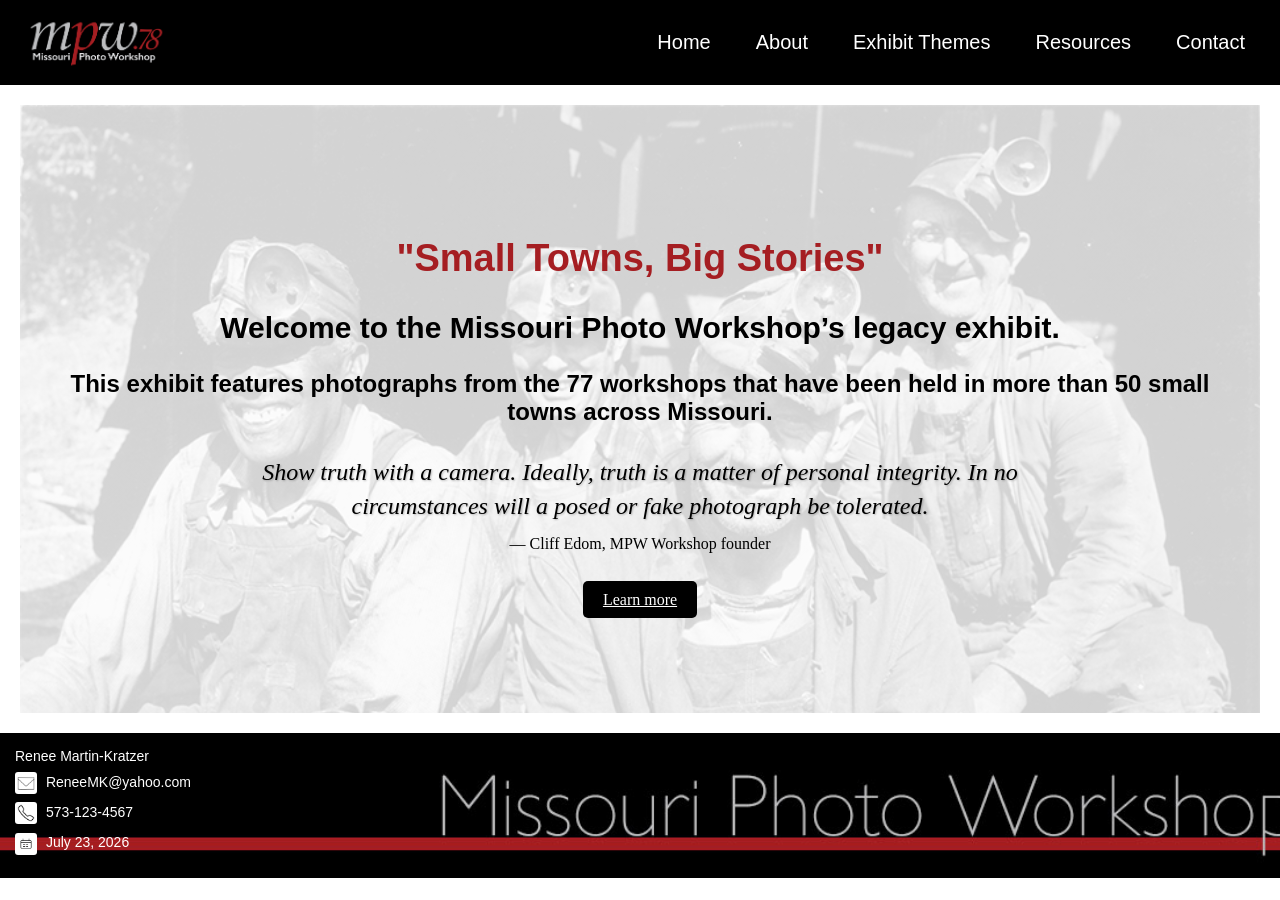
<file: webdevelopment/index.html>
<!DOCTYPE html>
<html lang="en">
 <head>
     <!--
  Name: Renee Martin-Kratzer
  Date: July 23, 2026
  Course: Web Design and Development
  Description: This is the index (home) page for my MPW Exhibit website that I'm creating for my Web Design and Development course. It includes the basic structure of an HTML document, with a linked CSS file for styling.-->
        <meta charset="UTF-8">
        <meta name="viewport" content="width=device-width, initial-scale=1.0">
                <link rel="shortcut icon" type="image/x-icon" href="favicon.ico">
        <title>Missouri Photo Workshop's Traveling Exhibit</title>
       <!-- Link to external CSS for styling -->  
                <link rel="stylesheet" href="style.css">
        <!-- Link to external CSS for navigation styling -->  
                <link rel="stylesheet" href="nav.css">
        <!-- Custom font used here --> 
                <link rel="preconnect" href="https://fonts.googleapis.com">
<link rel="preconnect" href="https://fonts.gstatic.com" crossorigin>
<link href="https://fonts.googleapis.com/css2?family=Prata&display=swap" rel="stylesheet">
    </head>
    <body>
               <header> 
             <!-- This is the official logo for the Missouri Photo Workshop --> 
            <a href="index.html">
                <img src="webcontent/MPW78logocrop.jpg" alt="Missouri Photo Workshop logo" class="logo">
            </a>
             <!-- This adds the hidden checkbox  --> 
                 <input type="checkbox" id="menu-toggle">
            <!-- This adds the hamburger menu  --> 
                <label for="menu-toggle" class="hamburger"></label>
            <nav>
                <ul class="navigation">
                    <li><a href="index.html">Home</a></li>
                    <li><a href="about.html">About</a></li>
                    <li><a href="themes.html">Exhibit Themes</a></li>
                    <li class="dropdown">
                        <a href="resources.html">Resources</a>
                        <ul class="dropdown-content">
                            <li><a href="#books">Books</a></li>
                            <li><a href="#news">In the News</a></li>
                            <li><a href="#past">Past Workshops</a></li>
                        </ul>
                    </li>
                    <li><a href="contact.html">Contact</a></li>
                </ul>
            </nav>
            </header>
    <main>
       <!-- The hero section is below with styling in the style.css file linked above-->
        <section class="hero">
         <h1>"Small Towns, Big Stories"</h1>
         <h2>Welcome to the Missouri Photo Workshop’s legacy exhibit.</h2>
        <h3>This exhibit features photographs from the 77 workshops that have been held in more than 50 small towns across Missouri.</h3> 
         <blockquote>
            Show truth with a camera. Ideally, truth is a matter of personal integrity. In no circumstances will a posed or fake photograph be tolerated.
        <cite>&mdash; Cliff Edom, MPW Workshop founder</cite>
        </blockquote>
        <p><a href="themes.html" class="button">Learn more</a></p>
        </section>
        </main>
         <!-- The footer content is at the end -->
            <footer>Renee Martin-Kratzer<br>
                <p><a href="mailto:ReneeMK@yahoo.com">
                    <img src="webcontent/icons8-mail-50.png" alt="Email Icon" class="contact-icon"> ReneeMK@yahoo.com</a></p>
                <p><a href="tel:5731234567"><img src="webcontent/icons8-phone-50.png" alt="Phone Icon" class="contact-icon"> 573-123-4567</a></p>
                <p><img src="webcontent/icons8-calendar-50.jpeg" alt="Calendar Icon"> July 23, 2026</p>
            </footer> 
    </body>
</html>
</file>
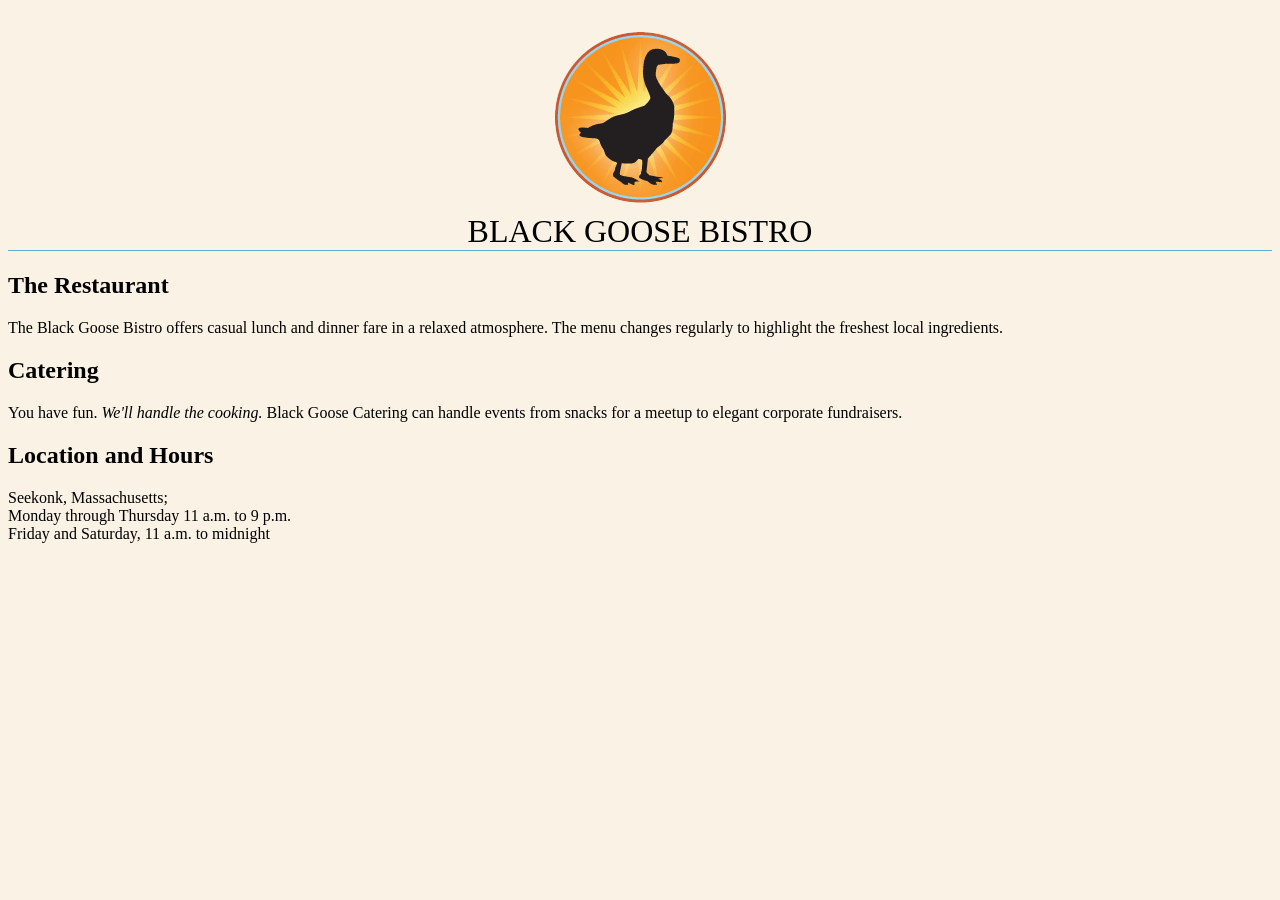
<file: webdevelopment/bistro/index.html>
<!DOCTYPE html>
<html> 
    
<head>
    <meta charset="UTF-8">
    <title>Black Goose Bistro</title>
    <style>
        body {
            background-color: #faf2e4;
            margin: 0 10% 
            font-family: sans-serif;
        }
        h1 {
            text-align: center;
            font-family: serif;
            font-weight: normal;
            text-transform: uppercase;
            border-bottom: 1px solid #57b1dc;
            margin-top: 30px;
        }
}
h2 {
    color: #d1633c;
    font-size: lem;
}
    </style>
</head>
<body>
<h1><img src="blackgoose.png" alt="logo"><br>Black Goose Bistro</h1>

    <h2>The Restaurant</h2>
    <p>The Black Goose Bistro offers casual lunch and dinner fare in a relaxed atmosphere. The menu changes regularly to highlight the freshest local ingredients.</p>
<h2>Catering</h2>
<p>You have fun. <em>We'll handle the cooking.</em> Black Goose Catering can handle events from snacks for a meetup to elegant corporate fundraisers.</p>

<h2>Location and Hours</h2>
<p>Seekonk, Massachusetts;<br>
Monday through Thursday 11 a.m. to 9 p.m. <br> Friday and Saturday, 11 a.m. to midnight
</body>
</html>
</file>
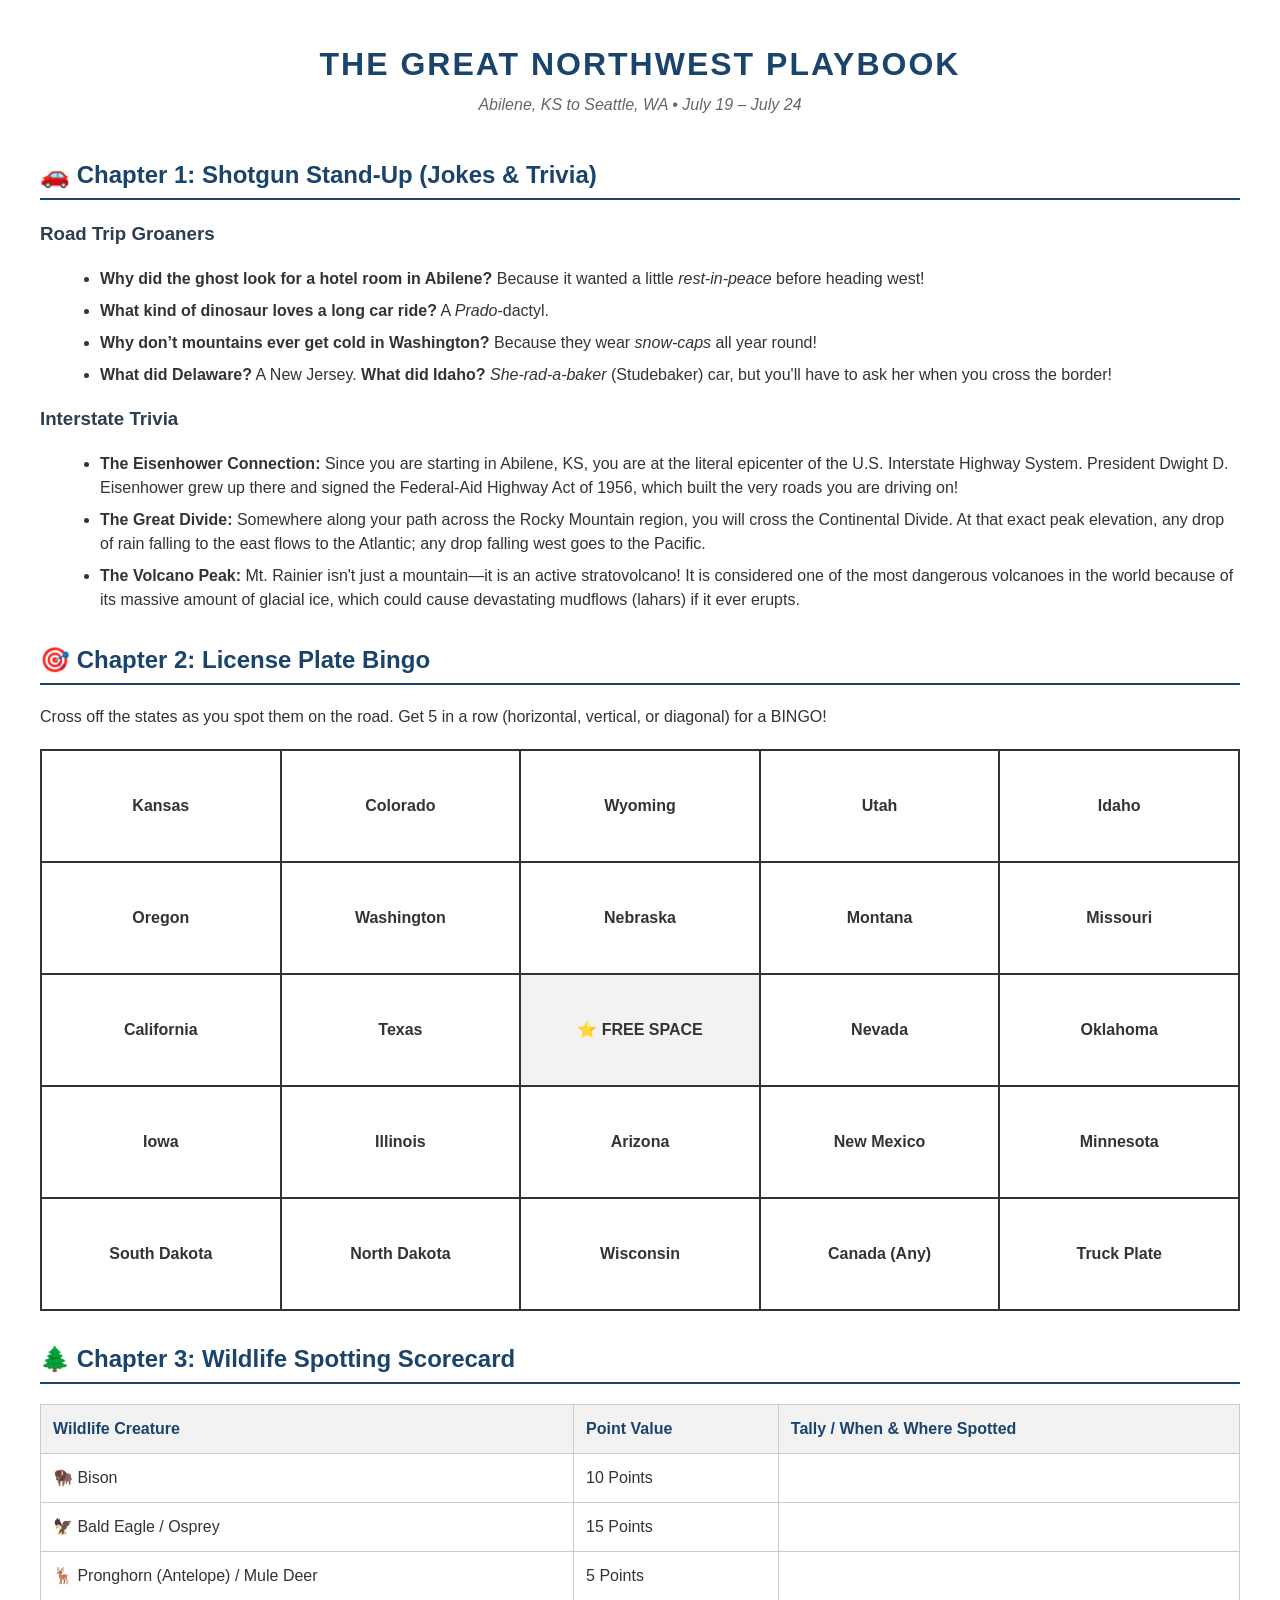
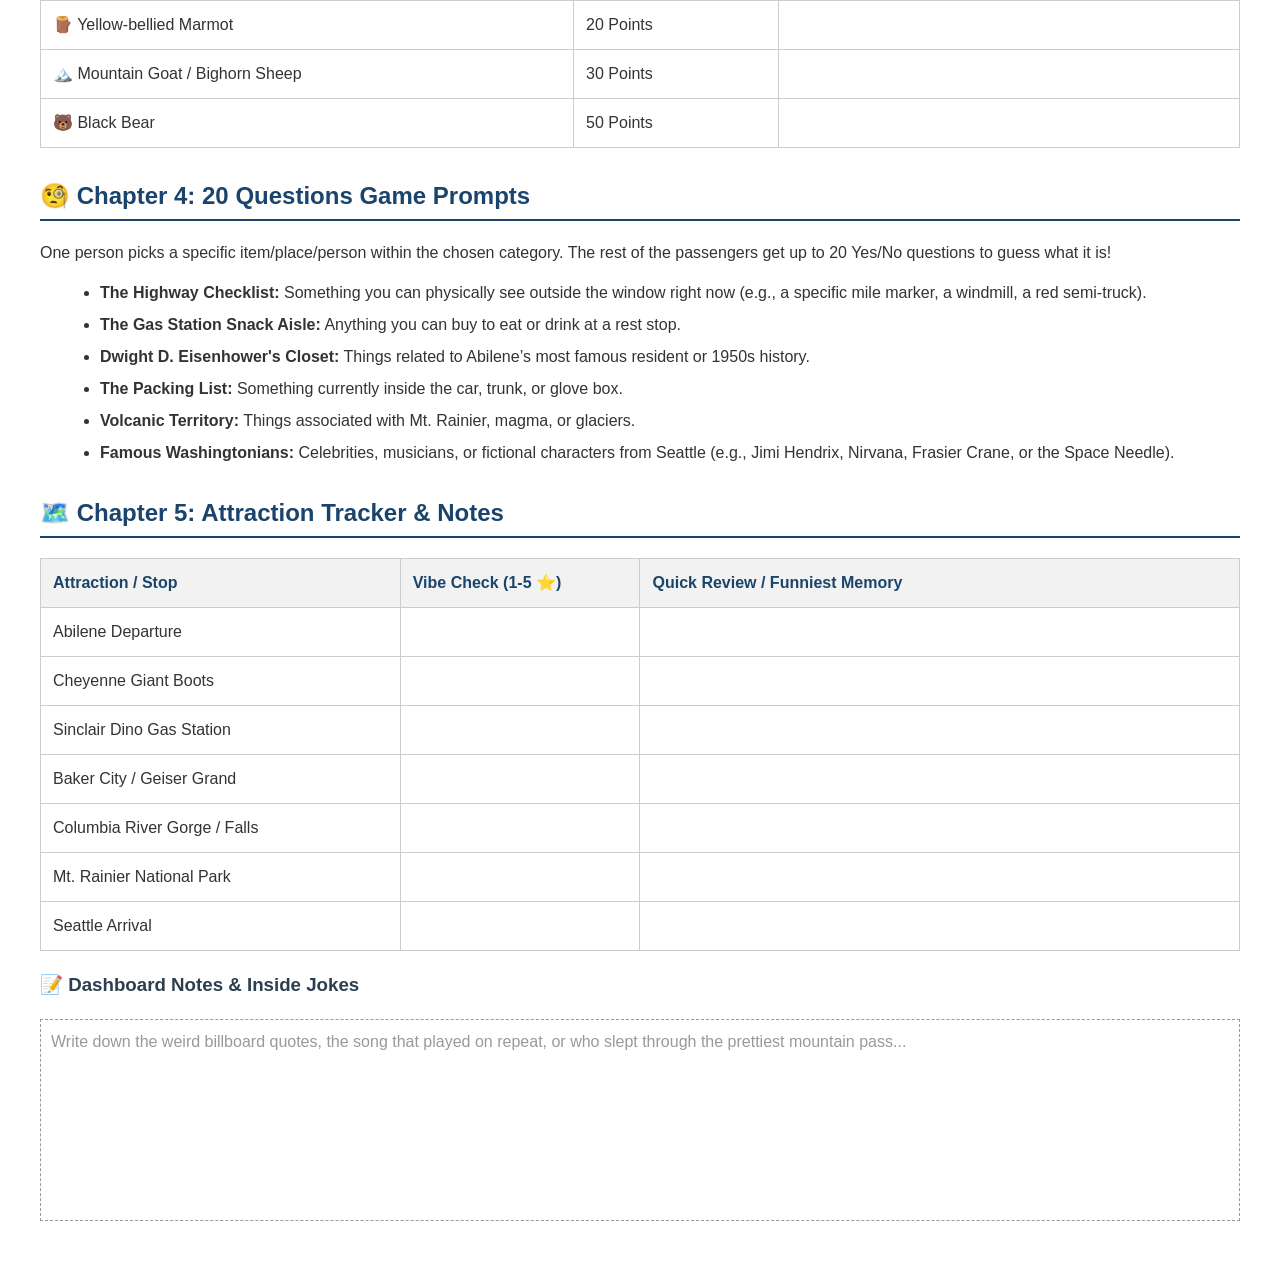
<file: RoadTripGames.html>
<!DOCTYPE html>
<html lang="en">
<head>
    <meta charset="UTF-8">
    <title>Abilene to Seattle Road Trip Playbook</title>
    <style>
        body { font-family: 'Helvetica Neue', Helvetica, Arial, sans-serif; color: #333; line-height: 1.5; margin: 40px; }
        h1 { text-align: center; color: #1a446c; text-transform: uppercase; letter-spacing: 2px; margin-bottom: 5px; }
        .subtitle { text-align: center; font-style: italic; color: #666; margin-bottom: 40px; }
        h2 { color: #1a446c; border-bottom: 2px solid #1a446c; padding-bottom: 5px; margin-top: 30px; }
        h3 { color: #2c3e50; }
        .page-break { page-break-before: always; }
        .grid { width: 100%; border-collapse: collapse; margin: 20px 0; }
        .grid td, .grid th { border: 2px solid #333; padding: 15px; text-align: center; font-weight: bold; width: 20%; height: 80px; }
        .tracker-table { width: 100%; border-collapse: collapse; margin: 20px 0; }
        .tracker-table th, .tracker-table td { border: 1px solid #ccc; padding: 12px; text-align: left; }
        .tracker-table th { background-color: #f2f2f2; color: #1a446c; }
        .bullet-list { margin-left: 20px; }
        .bullet-list li { margin-bottom: 8px; }
        .notes-space { border: 1px dashed #999; height: 180px; margin-top: 20px; padding: 10px; color: #999; }
    </style>
</head>
<body>

    <h1>The Great Northwest Playbook</h1>
    <div class="subtitle">Abilene, KS to Seattle, WA &bull; July 19 – July 24</div>

    <h2>🚗 Chapter 1: Shotgun Stand-Up (Jokes & Trivia)</h2>
    <h3>Road Trip Groaners</h3>
    <ul class="bullet-list">
        <li><strong>Why did the ghost look for a hotel room in Abilene?</strong> Because it wanted a little <em>rest-in-peace</em> before heading west!</li>
        <li><strong>What kind of dinosaur loves a long car ride?</strong> A <em>Prado</em>-dactyl.</li>
        <li><strong>Why don’t mountains ever get cold in Washington?</strong> Because they wear <em>snow-caps</em> all year round!</li>
        <li><strong>What did Delaware?</strong> A New Jersey. <strong>What did Idaho?</strong> <em>She-rad-a-baker</em> (Studebaker) car, but you'll have to ask her when you cross the border!</li>
    </ul>

    <h3>Interstate Trivia</h3>
    <ul class="bullet-list">
        <li><strong>The Eisenhower Connection:</strong> Since you are starting in Abilene, KS, you are at the literal epicenter of the U.S. Interstate Highway System. President Dwight D. Eisenhower grew up there and signed the Federal-Aid Highway Act of 1956, which built the very roads you are driving on!</li>
        <li><strong>The Great Divide:</strong> Somewhere along your path across the Rocky Mountain region, you will cross the Continental Divide. At that exact peak elevation, any drop of rain falling to the east flows to the Atlantic; any drop falling west goes to the Pacific.</li>
        <li><strong>The Volcano Peak:</strong> Mt. Rainier isn't just a mountain—it is an active stratovolcano! It is considered one of the most dangerous volcanoes in the world because of its massive amount of glacial ice, which could cause devastating mudflows (lahars) if it ever erupts.</li>
    </ul>

    <div class="page-break"></div>

    <h2>🎯 Chapter 2: License Plate Bingo</h2>
    <p>Cross off the states as you spot them on the road. Get 5 in a row (horizontal, vertical, or diagonal) for a BINGO!</p>
    <table class="grid">
        <tr>
            <td>Kansas</td>
            <td>Colorado</td>
            <td>Wyoming</td>
            <td>Utah</td>
            <td>Idaho</td>
        </tr>
        <tr>
            <td>Oregon</td>
            <td>Washington</td>
            <td>Nebraska</td>
            <td>Montana</td>
            <td>Missouri</td>
        </tr>
        <tr>
            <td>California</td>
            <td>Texas</td>
            <td style="background-color: #f2f2f2;">⭐ FREE SPACE</td>
            <td>Nevada</td>
            <td>Oklahoma</td>
        </tr>
        <tr>
            <td>Iowa</td>
            <td>Illinois</td>
            <td>Arizona</td>
            <td>New Mexico</td>
            <td>Minnesota</td>
        </tr>
        <tr>
            <td>South Dakota</td>
            <td>North Dakota</td>
            <td>Wisconsin</td>
            <td>Canada (Any)</td>
            <td>Truck Plate</td>
        </tr>
    </table>

    <h2>🌲 Chapter 3: Wildlife Spotting Scorecard</h2>
    <table class="tracker-table">
        <tr>
            <th>Wildlife Creature</th>
            <th>Point Value</th>
            <th>Tally / When & Where Spotted</th>
        </tr>
        <tr><td>🦬 Bison</td><td>10 Points</td><td></td></tr>
        <tr><td>🦅 Bald Eagle / Osprey</td><td>15 Points</td><td></td></tr>
        <tr><td>🦌 Pronghorn (Antelope) / Mule Deer</td><td>5 Points</td><td></td></tr>
        <tr><td>🪵 Yellow-bellied Marmot</td><td>20 Points</td><td></td></tr>
        <tr><td>🏔️ Mountain Goat / Bighorn Sheep</td><td>30 Points</td><td></td></tr>
        <tr><td>🐻 Black Bear</td><td>50 Points</td><td></td></tr>
    </table>

    <div class="page-break"></div>

    <h2>🧐 Chapter 4: 20 Questions Game Prompts</h2>
    <p>One person picks a specific item/place/person within the chosen category. The rest of the passengers get up to 20 Yes/No questions to guess what it is!</p>
    <ul class="bullet-list">
        <li><strong>The Highway Checklist:</strong> Something you can physically see outside the window right now (e.g., a specific mile marker, a windmill, a red semi-truck).</li>
        <li><strong>The Gas Station Snack Aisle:</strong> Anything you can buy to eat or drink at a rest stop.</li>
        <li><strong>Dwight D. Eisenhower's Closet:</strong> Things related to Abilene’s most famous resident or 1950s history.</li>
        <li><strong>The Packing List:</strong> Something currently inside the car, trunk, or glove box.</li>
        <li><strong>Volcanic Territory:</strong> Things associated with Mt. Rainier, magma, or glaciers.</li>
        <li><strong>Famous Washingtonians:</strong> Celebrities, musicians, or fictional characters from Seattle (e.g., Jimi Hendrix, Nirvana, Frasier Crane, or the Space Needle).</li>
    </ul>

    <h2>🗺️ Chapter 5: Attraction Tracker & Notes</h2>
    <table class="tracker-table">
        <tr>
            <th style="width: 30%;">Attraction / Stop</th>
            <th style="width: 20%;">Vibe Check (1-5 ⭐)</th>
            <th style="width: 50%;">Quick Review / Funniest Memory</th>
        </tr>
        <tr><td>Abilene Departure</td><td></td><td></td></tr>
        <tr><td>Cheyenne Giant Boots</td><td></td><td></td></tr>
        <tr><td>Sinclair Dino Gas Station</td><td></td><td></td></tr>
        <tr><td>Baker City / Geiser Grand</td><td></td><td></td></tr>
        <tr><td>Columbia River Gorge / Falls</td><td></td><td></td></tr>
        <tr><td>Mt. Rainier National Park</td><td></td><td></td></tr>
        <tr><td>Seattle Arrival</td><td></td><td></td></tr>
    </table>

    <h3>📝 Dashboard Notes & Inside Jokes</h3>
    <div class="notes-space">
        Write down the weird billboard quotes, the song that played on repeat, or who slept through the prettiest mountain pass...
    </div>

</body>
</html>
</file>
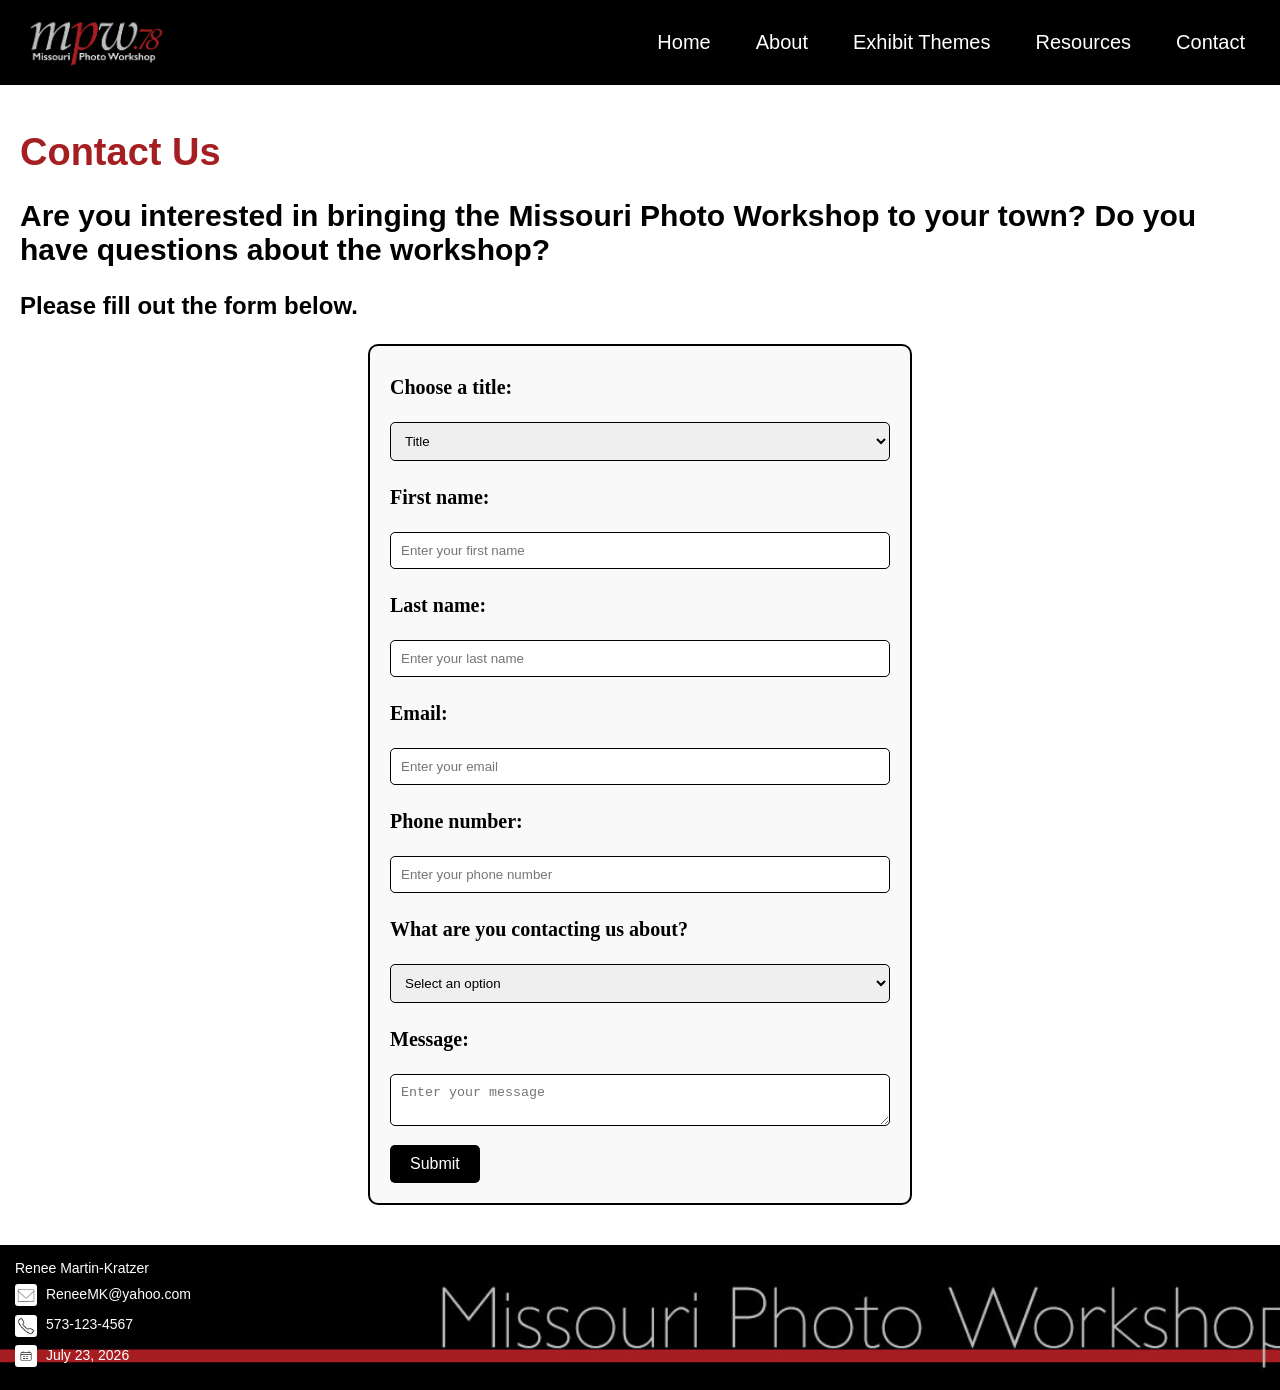
<file: webdevelopment/contact.html>
<!DOCTYPE html>
<html lang="en">
 <head>
     <!--
  Name: Renee Martin-Kratzer
  Date: July 23, 2026
  Course: Web Design and Development
  Description: This is the contact page for the Missouri Photo Workshop's Traveling Exhibit. -->
        <meta charset="UTF-8">
        <meta name="viewport" content="width=device-width, initial-scale=1.0">
        <title>Contact Us</title>
        <link rel="shortcut icon" type="image/x-icon" href="favicon.ico">
         <!-- Link to external CSS for styling -->  <link rel="stylesheet" href="style.css">
       <!-- Link to external CSS for navigation styling -->  <link rel="stylesheet" href="nav.css">
    </head>
    <body>
              <header> 
             <!-- This is the official logo for the Missouri Photo Workshop --> 
            <a href="index.html">
                <img src="webcontent/MPW78logocrop.jpg" alt="Missouri Photo Workshop logo" class="logo">
            </a>
             <!-- This adds the hidden checkbox  --> 
                 <input type="checkbox" id="menu-toggle">
            <!-- This adds the hamburger menu  --> 
                <label for="menu-toggle" class="hamburger"></label>
            <nav>
                <ul class="navigation">
                    <li><a href="index.html">Home</a></li>
                    <li><a href="about.html">About</a></li>
                    <li><a href="themes.html">Exhibit Themes</a></li>
                    <li class="dropdown">
                        <a href="resources.html">Resources</a>
                        <ul class="dropdown-content">
                            <li><a href="#books">Books</a></li>
                            <li><a href="#news">In the News</a></li>
                            <li><a href="#past">Past Workshops</a></li>
                        </ul>
                    </li>
                    <li><a href="contact.html">Contact</a></li>
                </ul>
            </nav>
            </header>
       <!-- The main content will go below -->
        <main>
         <h1>Contact Us</h1>
         <h2>Are you interested in bringing the Missouri Photo Workshop to your town? Do you have questions about the workshop?</h2>
        <h3>Please fill out the form below.</h3>
         <!-- The form content is below -->
         <form action="mailto:bkratzer@gmail.com" method="post" enctype="text/plain">
            <label for="title">Choose a title:</label><br>
            <select id="title" name="title" required>
                <option value="" selected disabled>Title</option>
                <option value="mr">Mr.</option>
                <option value="mrs">Mrs.</option>
                <option value="ms">Ms.</option>
                <option value="dr">Dr.</option>
            </select><br>
            <label for="firstname">First name:</label><br>
            <input type="text" id="firstname" name="firstname" placeholder="Enter your first name" required><br>
            <label for="lastname">Last name:</label><br>
            <input type="text" id="lastname" name="lastname" placeholder="Enter your last name" required><br>
            <label for="email">Email:</label><br>
            <input type="email" id="email" name="email" placeholder="Enter your email" required><br>
            <label for="phone">Phone number:</label><br>
            <input type="tel" id="phone" name="phone" placeholder="Enter your phone number" required><br>
            <label for="interest">What are you contacting us about?</label><br>
            <select id="interest" name="interest">
                <option value="" selected disabled>Select an option</option>
                <option value="exhibit">Bringing the exhibit to my town</option>
                <option value="workshop">Questions about the workshop</option>
                <option value="other">Other inquiries</option>
            </select><br>
             <label for="message">Message:</label><br>
            <textarea id="message" name="message" placeholder="Enter your message" required></textarea><br>
            <input type="submit" value="Submit">
        </form>
         </main>
        <!-- The footer content is at the end -->
            <footer>Renee Martin-Kratzer<br>
                <p><a href="mailto:ReneeMK@yahoo.com">
                    <img src="webcontent/icons8-mail-50.png" alt="Email Icon" class="contact-icon"> ReneeMK@yahoo.com</a></p>
                <p><a href="tel:5731234567"><img src="webcontent/icons8-phone-50.png" alt="Phone Icon" class="contact-icon"> 573-123-4567</a></p>
                <p><img src="webcontent/icons8-calendar-50.jpeg" alt="Calendar Icon"> July 23, 2026</p>
            </footer> 
    </body>
</html>
</file>
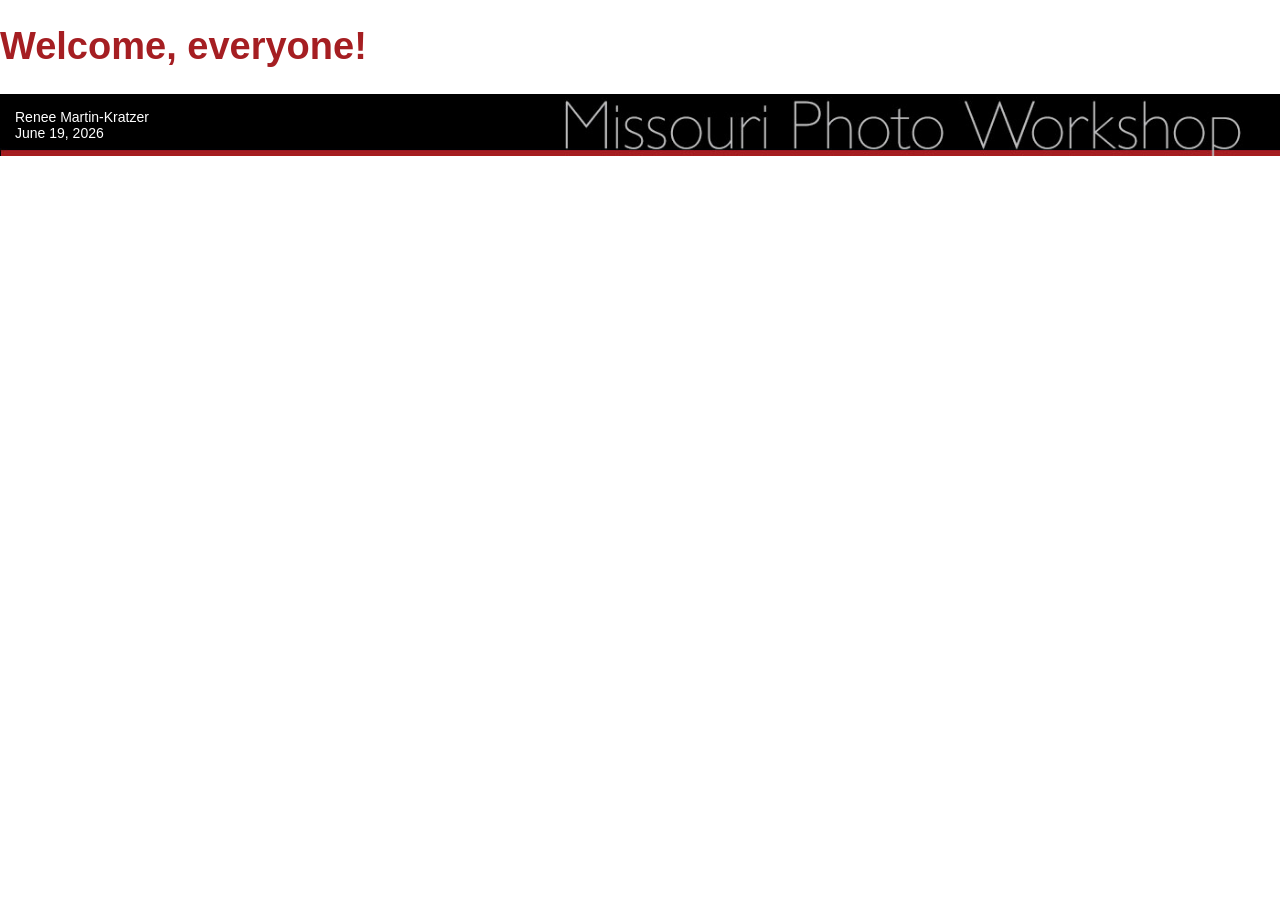
<file: webdevelopment/Martin-Kratzertemplate.html>
<!DOCTYPE html>
<html lang="en">
 <head>
     <!--
  Name: Renee Martin-Kratzer
  Date: June 19, 2026
  Course: Web Design and Development
  Description: This is a starter template for my web design and development course. It includes the basic structure of an HTML document, with a linked CSS file for styling. The content will be added as we progress through the course.-->
        <meta charset="UTF-8">
        <meta name="viewport" content="width=device-width, initial-scale=1.0">
        <title>Renee's Starter Template</title>
       <!-- Link to external CSS for styling -->  <link rel="stylesheet" href="style.css">
    </head>
    <body>
        <header>  <!-- The navigation and logo will go here --></header>
       <!-- The main content will go below -->
         <h1>Welcome, everyone!</h1>
         <!-- The footer content is at the end -->
            <footer>Renee Martin-Kratzer<br>June 19, 2026</footer>
    </body>
</html>
</file>
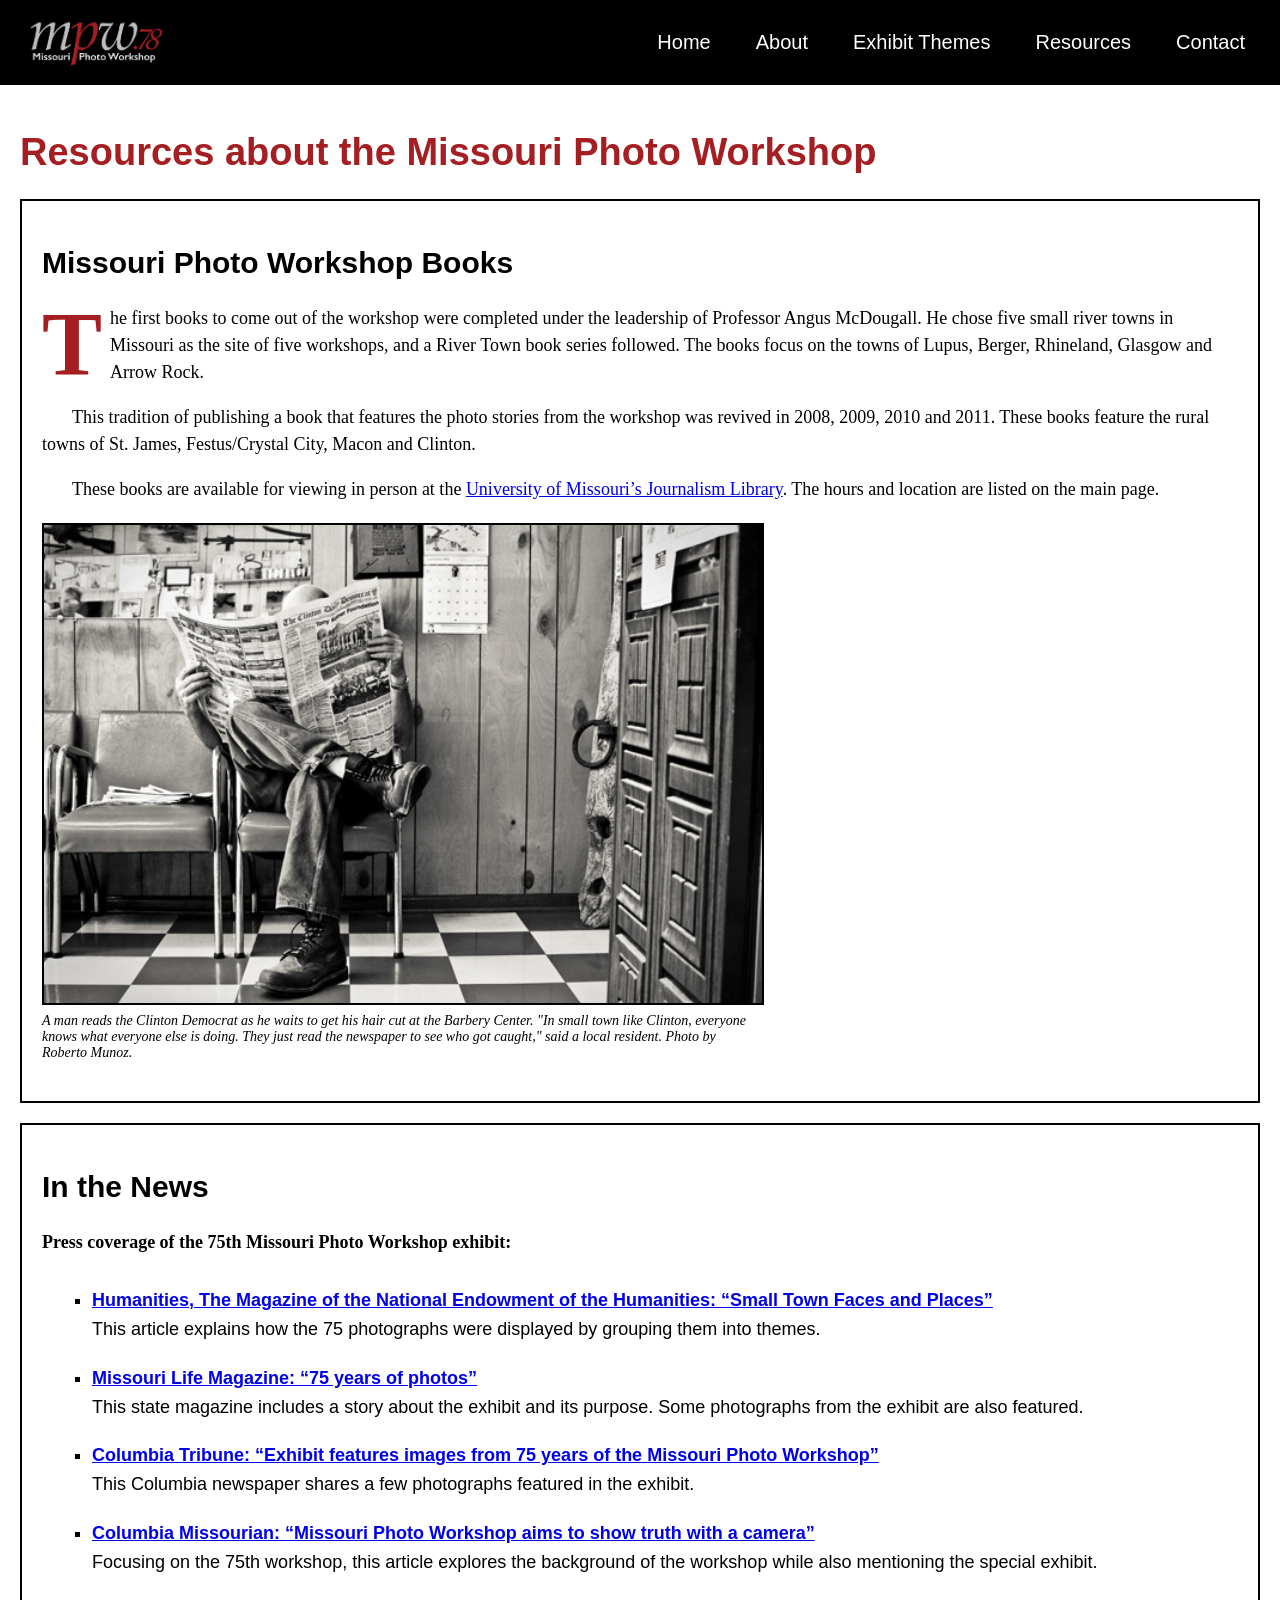
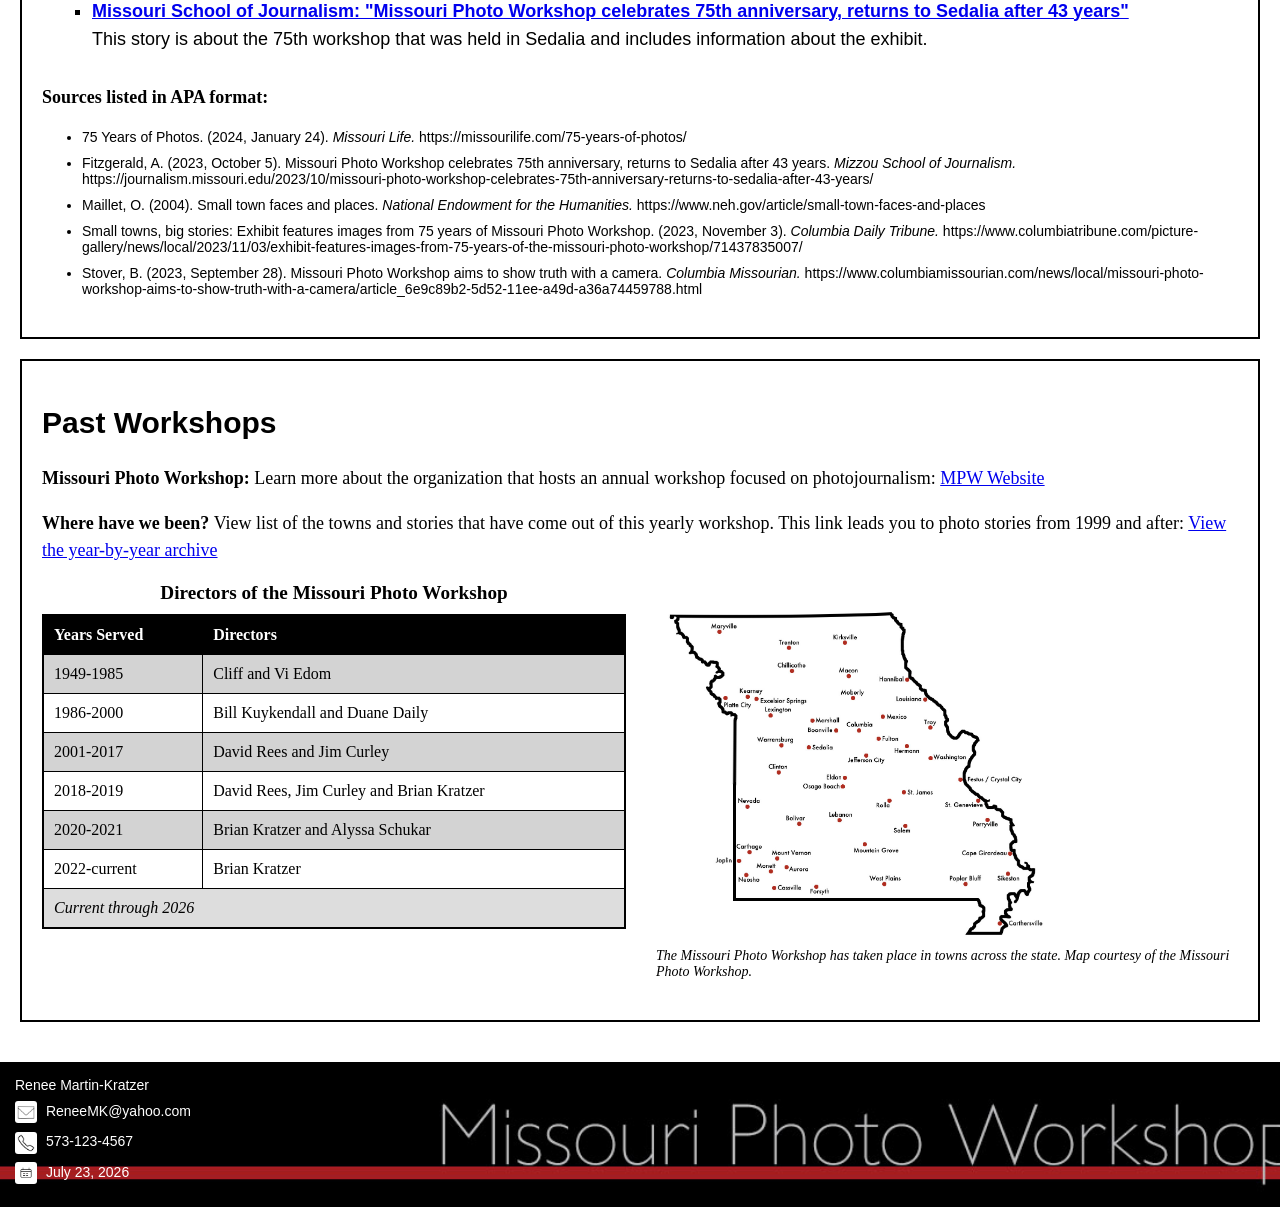
<file: webdevelopment/resources.html>
<!DOCTYPE html>
<html lang="en">
 <head>
     <!--
  Name: Renee Martin-Kratzer
  Date: July 23, 2026
  Course: Web Design and Development
  Description: This is the resources page for my MPW Exhibit website that I'm creating for my Web Design and Development course. It includes the basic structure of an HTML document, with a linked CSS file for styling.-->
        <meta charset="UTF-8">
        <meta name="viewport" content="width=device-width, initial-scale=1.0">
                <link rel="shortcut icon" type="image/x-icon" href="favicon.ico">
        <title>Resources</title>
         <!-- Link to external CSS for styling -->  <link rel="stylesheet" href="style.css">
       <!-- Link to external CSS for navigation styling -->  <link rel="stylesheet" href="nav.css">
    </head>
    <body>
       <header> 
             <!-- This is the official logo for the Missouri Photo Workshop --> 
            <a href="index.html">
                <img src="webcontent/MPW78logocrop.jpg" alt="Missouri Photo Workshop logo" class="logo">
            </a>
             <!-- This adds the hidden checkbox  --> 
                 <input type="checkbox" id="menu-toggle">
            <!-- This adds the hamburger menu  --> 
                <label for="menu-toggle" class="hamburger"></label>
            <nav>
                <ul class="navigation">
                    <li><a href="index.html">Home</a></li>
                    <li><a href="about.html">About</a></li>
                    <li><a href="themes.html">Exhibit Themes</a></li>
                    <li class="dropdown">
                        <a href="resources.html">Resources</a>
                        <ul class="dropdown-content">
                            <li><a href="#books">Books</a></li>
                            <li><a href="#news">In the News</a></li>
                            <li><a href="#past">Past Workshops</a></li>
                        </ul>
                    </li>
                    <li><a href="contact.html">Contact</a></li>
                </ul>
            </nav>
            </header>
       <!-- The main content will go below -->
           <main>
            <h1>Resources about the Missouri Photo Workshop</h1>
               <!--I indented the second and third paragraphs here. I know the instructions said to do every other paragraph, but this looks better, and indenting the paragraphs before each list looked awkward. I hope this is OK. The first section on this page is below-->
<section id="books" class="resource-box">
            <h2>Missouri Photo Workshop Books</h2>
          <p class="intro drop-cap">The first books to come out of the workshop were completed under the leadership of Professor Angus McDougall. He chose five small river towns in Missouri as the site of five workshops, and a River Town book series followed. The books focus on the towns of Lupus, Berger, Rhineland, Glasgow and Arrow Rock.</p>
        <p class="body-text">This tradition of publishing a book that features the photo stories from the workshop was revived in 2008, 2009, 2010 and 2011. These books feature the rural towns of St. James, Festus/Crystal City, Macon and Clinton.</p>
        <p class="body-text">These books are available for viewing in person at the <a href="https://library.missouri.edu/journalism/" target="_blank">University of Missouri’s Journalism Library</a>. The hours and location are listed on the main page.
        </p>
        <figure>
            <img src="webcontent/Clintonmunoz01.jpg" alt="A man reads a newspaper in a barber shop located in Clinton, Missouri." class="Clinton-image">
            <figcaption>
                A man reads the Clinton Democrat as he waits to get his hair cut at the Barbery Center. "In small town like Clinton, everyone knows what everyone else is doing. They just read the newspaper to see who got caught," said a local resident. Photo by Roberto Munoz.
            </figcaption>
        </figure>
</section>
       <!-- The second section is below -->
 <section id="news" class="resource-box">
         <h2>In the News</h2>
         <p><b>Press coverage of the 75th Missouri Photo Workshop exhibit:</b></p>
         <ul class="unordered-list">
         <li>
            <b><a href="https://www.neh.gov/article/small-town-faces-and-places" target="_blank">Humanities, The Magazine of the National Endowment of the Humanities: “Small Town Faces and Places”</a></b><br>This article explains how the 75 photographs were displayed by grouping them into themes. </li>
         <li>
            <b><a href="https://missourilife.com/75-years-of-photos/" target="_blank">Missouri Life Magazine: “75 years of photos”</a></b><br>This state magazine includes a story about the exhibit and its purpose. Some photographs from the exhibit are also featured.</li>
        <li>
             <b><a href="https://www.columbiatribune.com/picture-gallery/news/local/2023/11/03/exhibit-features-images-from-75-years-of-the-missouri-photo-workshop/71437835007/" target="_blank">Columbia Tribune: “Exhibit features images from 75 years of the Missouri Photo Workshop”</a></b><br>This Columbia newspaper shares a few photographs featured in the exhibit.</li>   
        <li>
            <b><a href="https://www.columbiamissourian.com/news/local/missouri-photo-workshop-aims-to-show-truth-with-a-camera/article_6e9c89b2-5d52-11ee-a49d-a36a74459788.html" target="_blank">Columbia Missourian: “Missouri Photo Workshop aims to show truth with a camera”</a></b><br>Focusing on the 75th workshop, this article explores the background of the workshop while also mentioning the special exhibit.</li>
        <li>
                <b><a href="https://journalism.missouri.edu/2023/10/missouri-photo-workshop-celebrates-75th-anniversary-returns-to-sedalia-after-43-years/" target="_blank">Missouri School of Journalism: "Missouri Photo Workshop celebrates 75th anniversary, returns to Sedalia after 43 years"</a></b><br>This story is about the 75th workshop that was held in Sedalia and includes information about the exhibit.</li>    
        </ul>   
        <p><b>Sources listed in APA format:</b></p>
    <ul class="sources">
        <li>75 Years of Photos. (2024, January 24). <em>Missouri Life.</em> https://missourilife.com/75-years-of-photos/</li>
        <li>Fitzgerald, A. (2023, October 5). Missouri Photo Workshop celebrates 75th anniversary, returns to Sedalia after 43 years. <em>Mizzou School of Journalism.</em> https://journalism.missouri.edu/2023/10/missouri-photo-workshop-celebrates-75th-anniversary-returns-to-sedalia-after-43-years/</li>
    <li>Maillet, O. (2004). Small town faces and places. <em>National Endowment for the Humanities.</em>  https://www.neh.gov/article/small-town-faces-and-places</li>
    <li>Small towns, big stories: Exhibit features images from 75 years of Missouri Photo Workshop. (2023, November 3). <em>Columbia Daily Tribune.</em> https://www.columbiatribune.com/picture-gallery/news/local/2023/11/03/exhibit-features-images-from-75-years-of-the-missouri-photo-workshop/71437835007/</li>
    <li>Stover, B. (2023, September 28). Missouri Photo Workshop aims to show truth with a camera. <em>Columbia Missourian.</em> https://www.columbiamissourian.com/news/local/missouri-photo-workshop-aims-to-show-truth-with-a-camera/article_6e9c89b2-5d52-11ee-a49d-a36a74459788.html</li>
    </ul>
</section>
       <!-- The third section is below -->
<section id="past" class="resource-box">
    <h2>Past Workshops</h2>
    <p><b>Missouri Photo Workshop:</b> Learn more about the organization that hosts an annual workshop focused on photojournalism: <a href="https://missouriphotoworkshop.org/" target="_blank" rel="noopener noreferrer">MPW Website</a></p>
    <p><b>Where have we been? </b>View list of the towns and stories that have come out of this yearly workshop. This link leads you to photo stories from 1999 and after: <a href="https://missouriphotoworkshop.org/year-by-year/" target="_blank" rel="noopener noreferrer">View the year-by-year archive</a></p>
    <div class="director-layout">
    <table class="director-table">
        <caption>Directors of the Missouri Photo Workshop</caption>
        <thead>
            <tr>
        <th scope="col">Years Served</th>
        <th scope="col">Directors</th>
            </tr>
        </thead>
        <tbody>
            <tr>
            <td>1949-1985</td>
            <td>Cliff and Vi Edom</td>
        </tr>
        <tr>
            <td>1986-2000</td>
            <td>Bill Kuykendall and Duane Daily</td>
        </tr>
        <tr>
            <td>2001-2017</td>
            <td>David Rees and Jim Curley</td>
        </tr>
        <tr>
            <td>2018-2019</td>
            <td>David Rees, Jim Curley and Brian Kratzer</td>
        </tr>
        <tr>
            <td>2020-2021</td>
            <td>Brian Kratzer and Alyssa Schukar</td>
        </tr>
        <tr>
            <td>2022-current</td>
            <td>Brian Kratzer</td>
        </tr>
        </tbody>
        <tfoot>
            <tr>
                <td colspan="2">
                    Current through 2026
                </td>
            </tr>
        </tfoot>
    </table> 
    <figure>
        <img src="webcontent/yearbyyear_missourimap.jpg" alt="Map of Missouri with red dots for the towns that have hosted the workshop" class="director-image">
    <figcaption>The Missouri Photo Workshop has taken place in towns across the state. Map courtesy of the Missouri Photo Workshop.
    </figcaption>
</figure>   
</div>
</section>  
</main>
  <!-- The footer content is at the end -->
            <footer>Renee Martin-Kratzer<br>
                <p><a href="mailto:ReneeMK@yahoo.com">
                    <img src="webcontent/icons8-mail-50.png" alt="Email Icon" class="contact-icon"> ReneeMK@yahoo.com</a></p>
                <p><a href="tel:5731234567"><img src="webcontent/icons8-phone-50.png" alt="Phone Icon" class="contact-icon"> 573-123-4567</a></p>
                <p><img src="webcontent/icons8-calendar-50.jpeg" alt="Calendar Icon"> July 23, 2026</p>
            </footer> 
    </body>
</html>
</file>
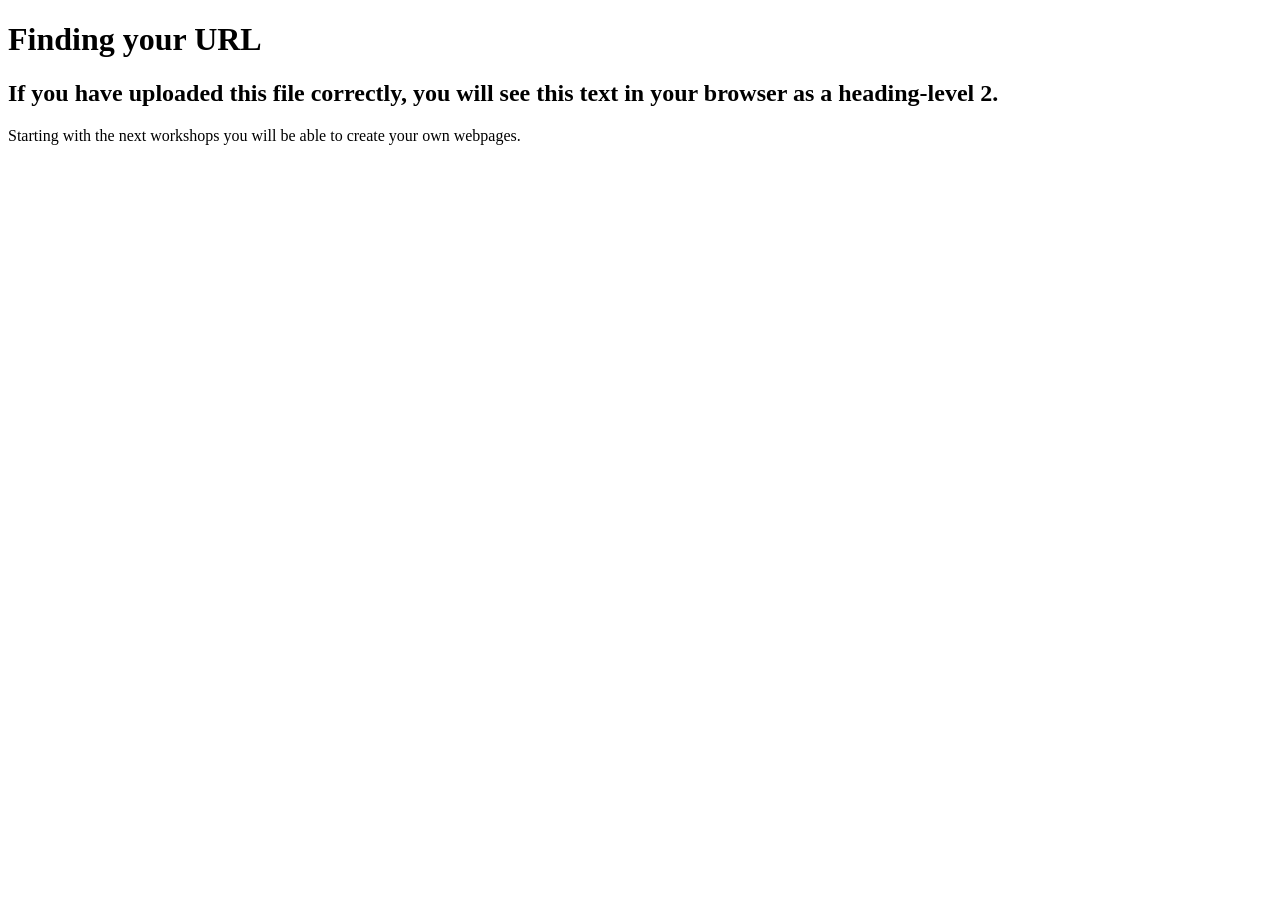
<file: webdevelopment/test.html>
<!DOCTYPE html>
<html>
    
    <head>
        <meta charset="utf-8">
       <title>Finding Your URL</title>
        <meta name="description" content="Finding your URL in GitHub">
    </head>
    <body>
        
        <h1>Finding your URL</h1>
        <h2>If you have uploaded this file correctly, you will see this text in your browser as a heading-level 2.</h2>
        
        <p>
            Starting with the next workshops you will be able to create your own webpages.
        </p>
        
    
    </body>
</html>
</file>
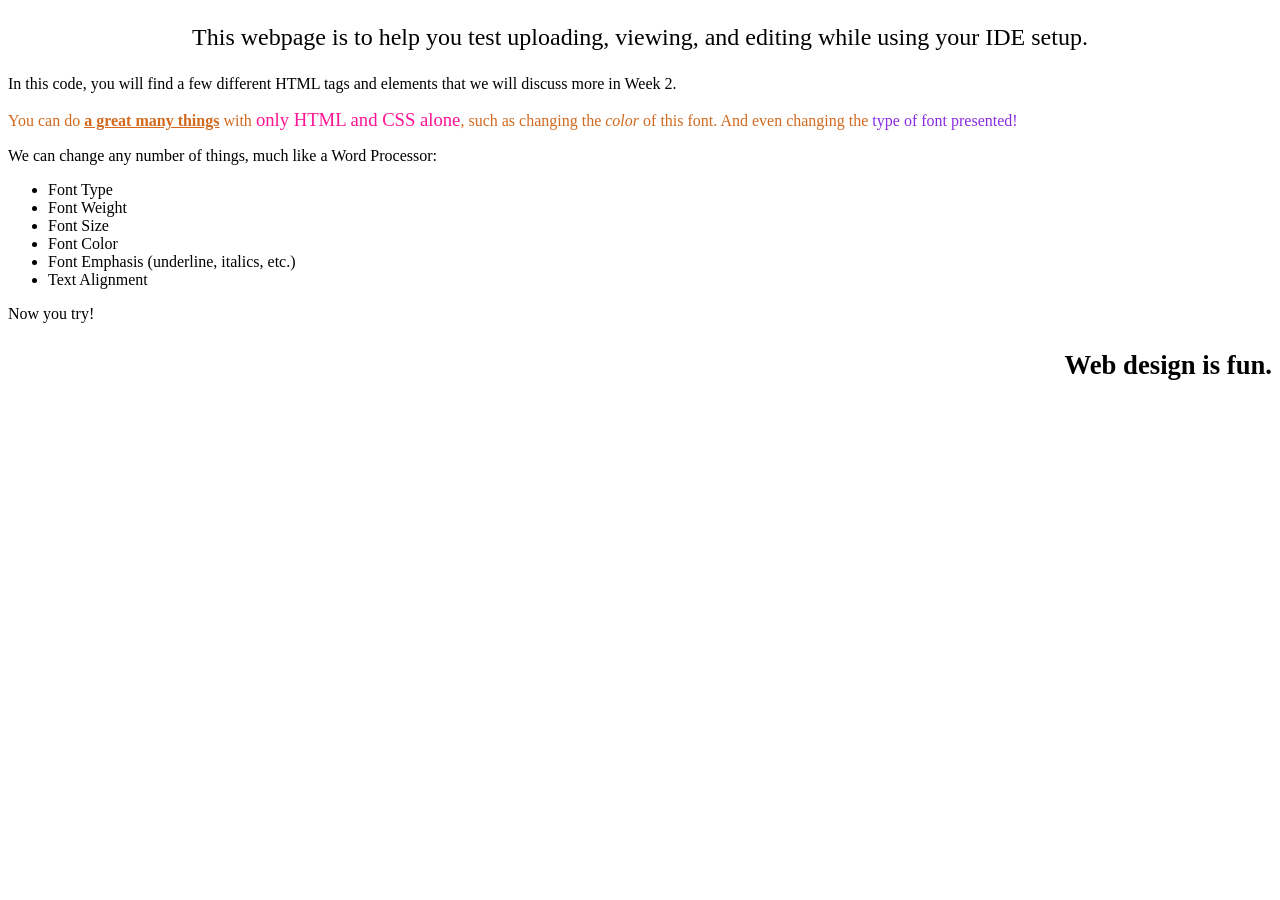
<file: webdevelopment/webpageTest.html>
<!DOCTYPE html>
<html lang="en-US">
<head>
    <title>testing your website</title>
    <meta charset="utf-8">
</head>
<body>
<p style="text-align: center; font-size: 18pt;">This webpage is to help you test uploading, viewing, and editing while using your IDE setup.</p>
    
<p>In this code, you will find a few different HTML tags and elements that we will discuss more in Week 2.</p>
    <p style="color:chocolate;">You can do <span style="font-weight: 600; text-decoration: underline;"> a great many things</span> with <span style="font-size: 14pt; color: deeppink;">only HTML and CSS alone</span>, such as changing the <em>color</em> of this font. And even changing the <span style="font-family: cursive; color:blueviolet;"> type of font presented!</span></p>
    <p>We can change any number of things, much like a Word Processor:</p>
    <ul>
    <li>Font Type</li>
        <li>Font Weight</li>
        <li>Font Size</li>
        <li>Font Color</li>
        <li>Font Emphasis (underline, italics, etc.)</li>
        <li>Text Alignment</li>
    </ul>
    <p> Now you try! </p>
    <p style="text-align: right; font-weight: bold; font-size: 20pt;">Web design is fun.</p>
    
</body>
</html>
</file>
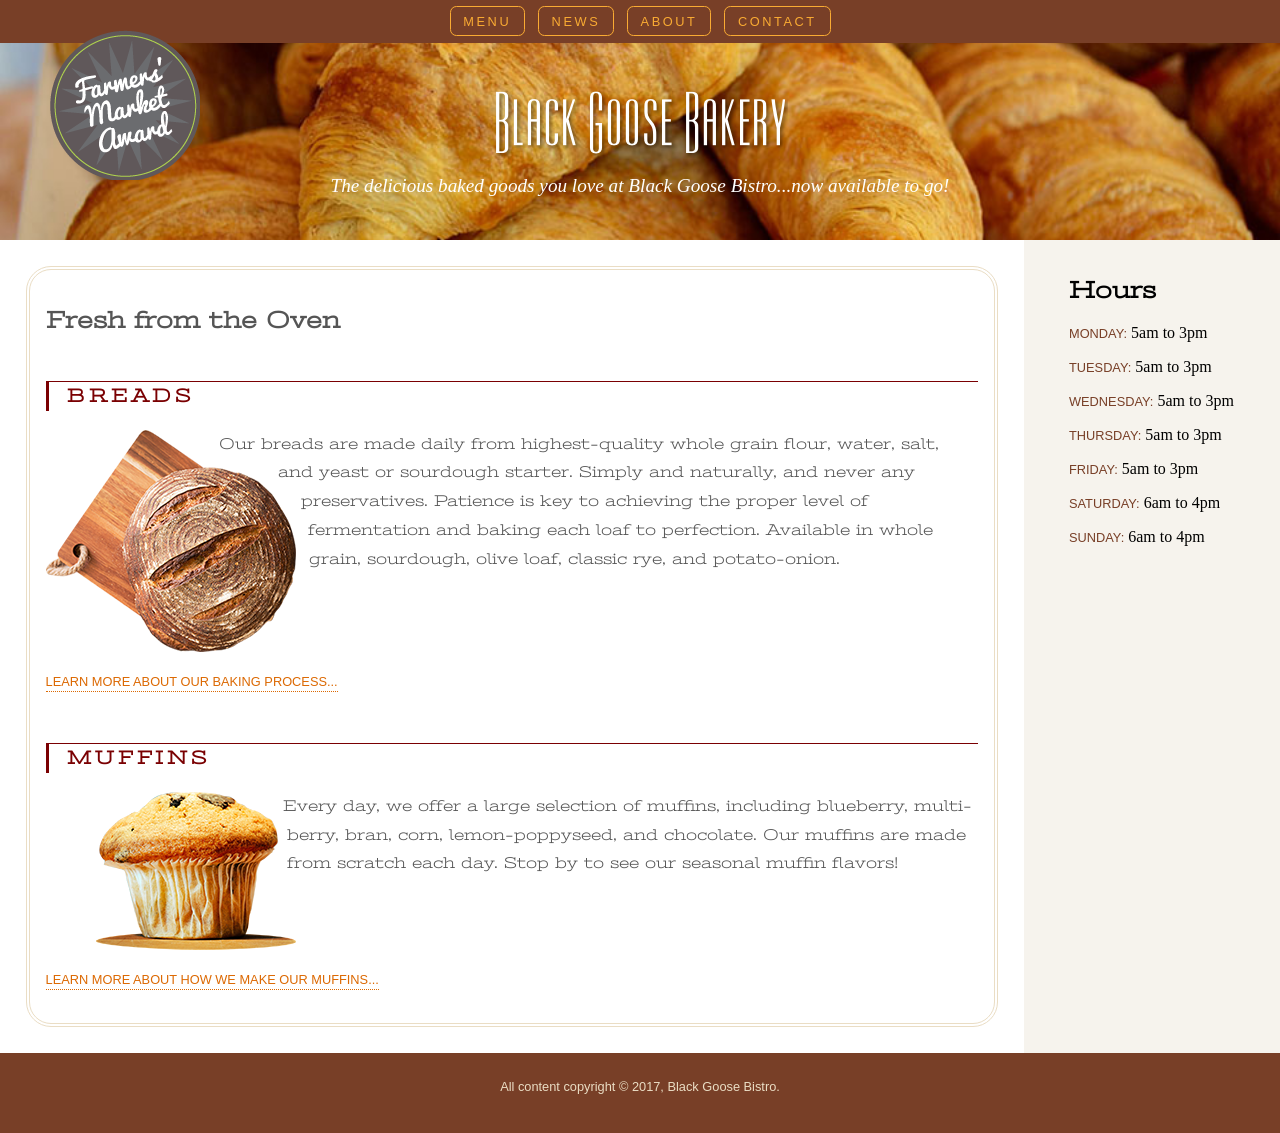
<file: webdevelopment/bistro/bakery.html>
<!doctype html>
<html>
<head>
<meta charset="UTF-8">
<title>Black Goose Bakery</title>
<meta name="viewport" content="width=device-width, initial-scale=1">
<link href="https://fonts.googleapis.com/css?family=Stint+Ultra+Expanded" rel="stylesheet">
<style>
@import url(bakery-styles.css);
</style>
</head>

<body>
<div id="container">
<header>
  <nav>
    <ul>
      <li><a href="">Menu</a></li>
      <li><a href="">News</a></li>
      <li><a href="">About</a></li>
      <li><a href="">Contact</a></li>
    </ul>
  </nav>  
  <h1><img src="images/bgb_logo.png" alt="Black Goose Bakery"></h1>
  <p>The delicious baked goods you love at Black Goose Bistro...now available to go!</p>
</header>

<main>
  <h2>Fresh from the Oven</h2>
  <h3>Breads</h3>
  <p><img src="images/bread.png" alt="round loaf of bread on cutting board"> Our breads are made daily from highest-quality whole grain flour, water, salt, and yeast or sourdough starter. Simply and naturally, and never any preservatives. Patience is key to achieving the proper level of fermentation and baking each loaf to perfection. Available in whole grain, sourdough, olive loaf, classic rye, and potato-onion.</p>
  <p class="more"><a href="">Learn more about our baking process...</a></p>

  <h3>Muffins</h3>
  <p><img src="images/muffin.png" alt="one chocolate chip muffin"> Every day, we offer a large selection of muffins, including blueberry, multi-berry, bran, corn, lemon-poppyseed, and chocolate. Our muffins are made from scratch each day. Stop by to see our seasonal muffin flavors!</p>
  <p class="more"><a href="">Learn more about how we make our muffins...</a></p>
</main>

<aside>
  <h2>Hours</h2>
  <p><span class="day">Monday:</span> 5am to 3pm</p>
  <p><span class="day">Tuesday:</span> 5am to 3pm</p>
  <p><span class="day">Wednesday:</span> 5am to 3pm</p>
  <p><span class="day">Thursday:</span> 5am to 3pm</p>
  <p><span class="day">Friday:</span> 5am to 3pm</p>
  <p><span class="day">Saturday:</span> 6am to 4pm</p>
  <p><span class="day">Sunday:</span> 6am to 4pm</p>
</aside>

<footer>
<p>All content copyright &copy; 2017, Black Goose Bistro.</p>
  <div id="award"> 
    <img src="images/award.png" alt="Farmers' Market Award"> 
  </div> 
</footer>
</div>

</body>
</html>
</file>
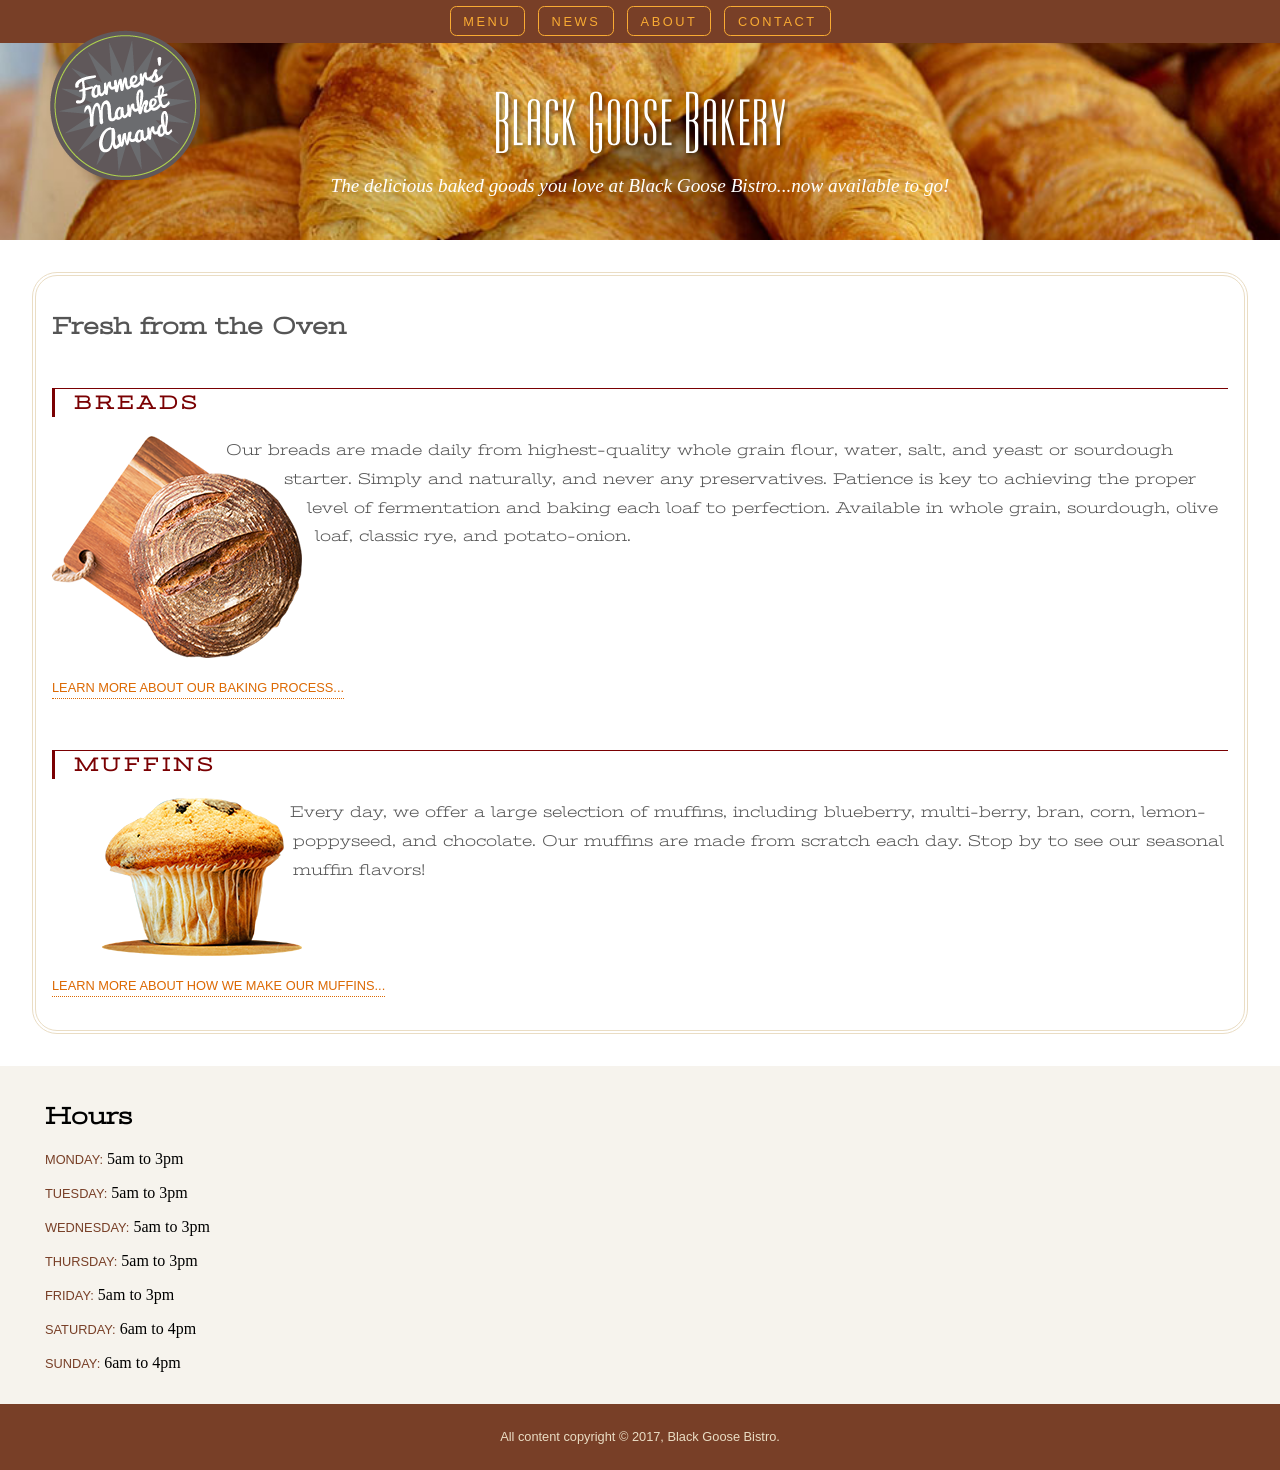
<file: webdevelopment/bistro/bakeryrmk.html>
<!doctype html>
<html>
<head>
<meta charset="UTF-8">
<title>Black Goose Bakery</title>
<meta name="viewport" content="width=device-width, initial-scale=1">
<link href="https://fonts.googleapis.com/css?family=Stint+Ultra+Expanded" rel="stylesheet">
<style>
@import url(bakery-styles.css);
</style>

</head>

<body>

<header>
  <nav>
    <ul>
      <li><a href="">Menu</a></li>
      <li><a href="">News</a></li>
      <li><a href="">About</a></li>
      <li><a href="">Contact</a></li>
    </ul>
  </nav>  
  <h1><img src="images/bgb_logo.png" alt="Black Goose Bakery"></h1>
  <p>The delicious baked goods you love at Black Goose Bistro...now available to go!</p>
</header>

<main>
  <h2>Fresh from the Oven</h2>
  <h3>Breads</h3>
  <p><img src="images/bread.png" alt="round loaf of bread on cutting board"> Our breads are made daily from highest-quality whole grain flour, water, salt, and yeast or sourdough starter. Simply and naturally, and never any preservatives. Patience is key to achieving the proper level of fermentation and baking each loaf to perfection. Available in whole grain, sourdough, olive loaf, classic rye, and potato-onion.</p>
  <p class="more"><a href="">Learn more about our baking process...</a></p>

  <h3>Muffins</h3>
  <p><img src="images/muffin.png" alt="one chocolate chip muffin"> Every day, we offer a large selection of muffins, including blueberry, multi-berry, bran, corn, lemon-poppyseed, and chocolate. Our muffins are made from scratch each day. Stop by to see our seasonal muffin flavors!</p>
  <p class="more"><a href="">Learn more about how we make our muffins...</a></p>
</main>

<aside>
  <h2>Hours</h2>
  <p><span class="day">Monday:</span> 5am to 3pm</p>
  <p><span class="day">Tuesday:</span> 5am to 3pm</p>
  <p><span class="day">Wednesday:</span> 5am to 3pm</p>
  <p><span class="day">Thursday:</span> 5am to 3pm</p>
  <p><span class="day">Friday:</span> 5am to 3pm</p>
  <p><span class="day">Saturday:</span> 6am to 4pm</p>
  <p><span class="day">Sunday:</span> 6am to 4pm</p>
</aside>

<footer>
<p>All content copyright &copy; 2017, Black Goose Bistro.</p>
  <div id="award"> 
    <img src="images/award.png" alt="Farmers' Market Award"> 
  </div> 
</footer>


</body>
</html>
</file>
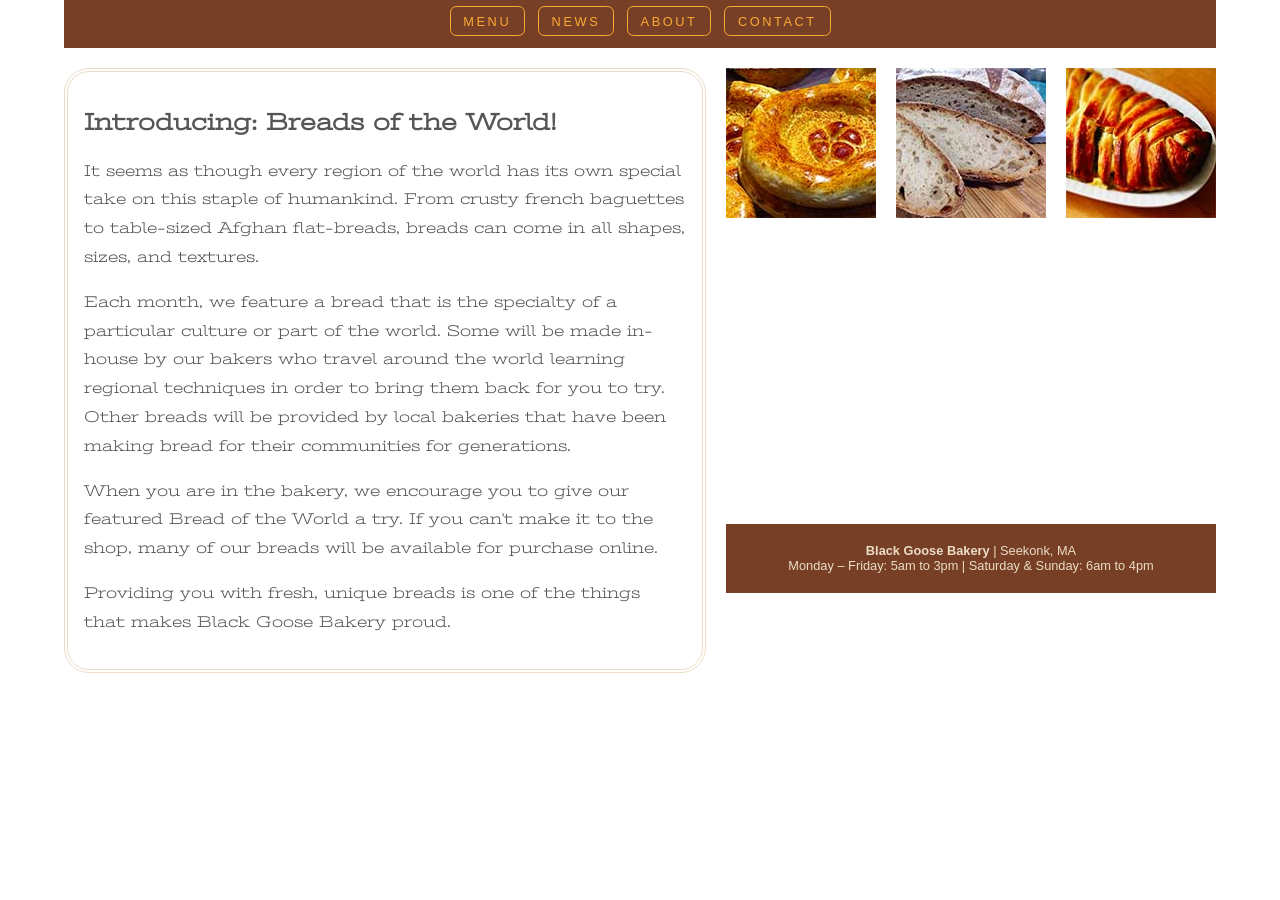
<file: webdevelopment/bistro/grid.html>
<!doctype html>
<html>
<head>
<meta charset="UTF-8">
<title>Black Goose Bakery Grid</title>
<link href="https://fonts.googleapis.com/css?family=Stint+Ultra+Expanded" rel="stylesheet">
<style>

html {
  box-sizing: border-box;
}
* {
  box-sizing: inherit;
}
body {
  font-family: Georgia, serif; 
  font-size: 100%;
  background-color: white;
  margin: 0;
}

/* GRID STYLES START HERE */
#layout {
  margin-left: 5%;
  margin-right: 5%;
  display: grid;
  grid-template-rows: 3em 20px [main-start] 150px auto 300px 5em [main-end];
  grid-template-columns: [main-start] 1fr [main-end] repeat(3, 20px 150px);
}

/* Nav style */
nav {
  grid-row-start: 1;
  grid-row-end: 2;
  grid-column-start: 1;
  grid-column-end: 8; /* Remember, you could also use -1 */
}

/* Place Figure C in row/column */
#figC {
  grid-row: 3 / 4;
  grid-column: span 1 / -1;
}

/* Place Figure A and B using grid-areas*/
#figA {
  grid-area: 3 / 3 / 4 / 4;
}
#figB {
  grid-area: 3 / 5 / 4 / 6;
}

/* VISUAL STYLES START HERE */

/* link styles */
a:link, a:visited { color: #DC6903; }
a:focus, a:hover, a:active { color: #F9AB33; }

a {
  text-decoration: none;
  border-bottom: 1px dotted;
  padding-bottom: .2em;
}



/* nav styles */
nav, footer {
  font-family: verdana, sans-serif;
  background-color: #783F27;
}
nav ul li a:link, nav ul li a:visited {
  color: #F9AB33;
}
nav ul li a:focus, nav ul li a:hover, nav ul li a:active {
  color: #fff;
}
nav ul {
  margin: 0;
  padding: 0;
  list-style-type: none;
  display: flex;
  justify-content: center;
}
nav ul li {
  font-size: .8em;
  text-transform: uppercase;
  letter-spacing: .2em;
}
nav ul li a {
  display: block;
  border: 1px solid;
  border-radius: .5em;
  padding: .5em 1em;
  margin: .5em; 
}


/* main styles */
main {
  font-family: 'Stint Ultra Expanded', Georgia, serif;
  background-color: white;
  line-height: 1.8em;
  color: #555;
  padding: 1em;
  border: double 4px #EADDC4;
  border-radius: 25px;
  grid-area: main;
}


/* misc styles */

figure {
  margin: 0;
  padding: 0;
   /* clears browser styles for figures */
}

footer {
  color: #EADDC4;
  text-align: center;
  font-size: .8em;
  padding: .5em;
  grid-row: 5 / 6;
  grid-column: 3 / -1;
  align-self: end; /* this aligns the footer to the bottom of the grid row instead of stretching to take up the full space */
}

</style>
</head>

<body>
<div id="layout">

<nav>
  <ul>
    <li><a href="">Menu</a></li>
    <li><a href="">News</a></li>
    <li><a href="">About</a></li>
    <li><a href="">Contact</a></li>
  </ul>
</nav>  

<main>
  <h2>Introducing: Breads of the World!</h2>
  <p>It seems as though every region of the world has its own special take on this staple of humankind. From crusty french baguettes to table-sized Afghan flat-breads, breads can come in all shapes, sizes, and textures.</p>
  <p>Each month, we feature a bread that is the specialty of a particular culture or part of the world. Some will be made in-house by our bakers who travel around the world learning regional techniques in order to bring them back for you to try. Other breads will be provided by local bakeries that have been making bread for their communities for generations.</p>

  <p>When you are in the bakery, we encourage you to give our featured Bread of the World a try. If you can't make it to the shop, many of our breads will be available for purchase online.</p>
  <p>Providing you with fresh, unique breads is one of the things that makes Black Goose Bakery proud.</p>
<!--
<p>Our breads are made daily from highest-quality whole grain flour, water, salt, and yeast or sourdough starter. Simply and naturally, and never any preservatives. Patience is key to achieving the proper level of fermentation and baking each loaf to perfection. Available in whole grain, sourdough, olive loaf, classic rye, and potato-onion.</p>
-->
</main>

<figure id="figA"><img src="images/uzbek_150.jpg"></figure>
<figure id="figB"><img src="images/bread_150.jpg"></figure>
<figure id="figC"><img src="images/braided_150.jpg"></figure>

<footer>
  <p><strong>Black Goose Bakery</strong> | Seekonk, MA <br>
Monday &ndash; Friday: 5am to 3pm | Saturday &amp; Sunday: 6am to 4pm</p>
</footer>

</div>
</body>
</html>
</file>
<file: webdevelopment/style.css>
/* Body styling */
body {
    font-family: Palatino, Georgia, serif;
    margin: 0;
    padding: 0;
    background-color: #ffffff;
}
/* Heading 1 styling */
h1 {
    color: #a51e22;
    font-family: 'Gill Sans', 'Gill Sans MT', Calibri, 'Trebuchet MS', sans-serif;
    font-size: 38px;
    clear: both;
}
/* Heading 2 styling */
h2 {
    color: #000000;
    font-family: 'Gill Sans', 'Gill Sans MT', Calibri, 'Trebuchet MS', sans-serif;
    font-size: 30px;
    clear: both;
}
/* Heading 3 styling */
h3 {
    color: #000000;
    font-family: 'Gill Sans', 'Gill Sans MT', Calibri, 'Trebuchet MS', sans-serif;
    font-size: 24px;
    clear: both;
}
/* Paragraph styling */
p {
    color: #000000;
    font-size: 18px;
    line-height: 1.5;
}
/* Custom font from Google Fonts applied to site */
.prata-regular {
  font-family: "Prata", serif;
  font-weight: 400;
  font-style: normal;
}

/* Hero section styling */
.hero {
    background:
        linear-gradient(rgba(255,255,255,0.6), rgba(255,255,255,.6)),
        url("webcontent/mpw08background45.png");
    background-size: cover;
    background-position: center top;
    background-repeat: no-repeat;
    padding: 100px 20px;
    text-align: center;
    margin: 0;
    margin-bottom: 0;
    }
/* Block quote styling */
.hero blockquote {
    font-size: 24px;
    font-style: italic;
    text-align: center;
    line-height: 1.4;
    margin: 30px auto;
    max-width: 800px;
    text-shadow: 1px 1px 2px rgba(0, 0, 0, 0.25);
}
.hero blockquote cite {
    display: block;
    font-size: 16px;
    margin-top: 10px;
    font-style: normal;
    text-shadow: none;
}
    /* Remove bottom margin from last paragraph in hero so image extends down to footer */
    .hero p:last-child {
        margin-bottom: 0;
    }
    /* Main section styling */
    main {
        margin: 0;
        padding: 20px;
    }
/* Table styling */
.director-table {
    flex: 1;
    border-collapse: collapse;
    border: 2px solid black;
}
.director-table th,
.director-table td {
    border: 1px solid #000000;
    padding: 10px;
    text-align: left;
}
/* Table styling for table head */
.director-table thead {
    background-color: #000000;
    color: white;
}
/* Table styling for table footer */
.director-table tfoot {
    background-color: #dddddd;
    font-style: italic;
}
/* Table styling for the caption */
.director-table caption {
    caption-side: top;
    font-size: 1.2em;
    font-weight: bold;
    margin-bottom: 10px;
}
/* Adding color to every other row in table */
.director-table tbody tr:nth-child(odd) {
    background-color: #d3d3d3;
}
.director-table tbody tr:nth-child(even) {
    background-color:#ffffff;
}
/* Adding in map next to table */
.director-layout {
    display: flex;
    justify-content: flex-start;
    align-items: flex-start;
    gap: 30px;
}
.director-layout figure {
    flex: 1;
    display: inline-block;
    margin: 0;
}
.director-image {
    width: 70%;
    height: auto;
    display: block;
}
/* My black button style */
.button {
    background-color: #000000;
    color: #ffffff;
    padding: 10px 20px;
    font-size: 16px;
    border-radius: 5px;
    cursor: pointer;
    transition: background-color .3s ease;
}
/* Button hover styling */
.button:hover {
     background-color: #a51e22;
    color: #ffffff; 
    transition: background-color .3s ease;
}
/* Download button styling */
.download-button {
    display: inline-block;
    text-decoration: none;
    background-color: #000000;
    color: #ffffff;
    border: none;
    border-radius: 5px;
    padding: 10px 20px;
    font-size: 16px;
    cursor: pointer;
}
.download-button:hover {
    background-color: #a51e22;
    color: #ffffff; 
}
/* Unordered list styling */
.unordered-list {
    list-style-type: square;
    margin: 30px;
    padding-left: 20px;
    line-height: 1.6;
}
/* List item styling */
.unordered-list li {
    color: #000000;
    font-family: 'Gill Sans', 'Gill Sans MT', 'Calibri', 'Trebuchet MS', sans-serif;
    font-size: 18px;
    margin-bottom: 20px;
}
/* List styling for my sources */
.sources {
    color: #000000;
    font-family: 'Gill Sans', 'Gill Sans MT', 'Calibri', 'Trebuchet MS', sans-serif;
    font-size: 14px;
    margin-bottom: 20px;
}
/* List item styling for my sources */
.sources li {
    margin-bottom: 10px;
}
/* Body text paragraph styling that includes pseudo-element */
.body-text {
    text-indent: 30px;
    line-height: 1.5;
}
/* Intro paragraph styling that includes a pseudo-element */
.drop-cap::first-letter {
    font-size: 5em;
    font-weight: bold;
    color: #a51e22;
    float: left;
    line-height: 0.85;
    padding-right: 8px;
    padding-top: 0;
    margin-top: 2px;
}
.drop-cap {
    line-height: 1.5;
}
/* Resource box styling. Borders are for demonstrating the box model and will be removed in final version of the website. */
.resource-box {
    border: 2px solid #000000;
    padding: 20px;
    margin-bottom: 20px;
}
.resource-box figure {
    width: 60%;
    margin: 20px 0;
}
.resource-box figcaption {
    width: 100%;
    text-align: left;
    font-size: 14px;
    font-style: italic;
    margin-top: 8px;
}
/* Image styling to be used for images not on About page */
.image {
    width: 100%;
    max-width: 250px;
    height: auto;
    margin: 20px 0;
    border: 2px solid #000000;
}  
/* Image styling for Clinton photo on Resource page */
.Clinton-image {
    width: 100%;
    height: auto;
    display: block;
    margin: 0;
    border: 2px solid #000000;
}
/* footer styling */
footer {
    background:
        url("webcontent/footerimage.jpg");
    background-size: cover;
    background-position: 80% center;
    background-repeat: no-repeat;
    font-family: 'Gill Sans', 'Gill Sans MT', Calibri, 'Trebuchet MS', sans-serif;
    font-size: 14px;
    color: #ffffff;
    text-align: left;
    margin-top: 0;
    padding: 15px;
}
/* All footer icon styling with white box behind icons */
footer img {
    background-color: #ffffff;
    padding: 2px;
    border-radius: 3px;
    width: 18px;
    height: 18px;
    vertical-align: middle;
    object-fit: contain;
    margin-right: 5px;
}
footer p {
    color: #ffffff;
    font-size: 14px;
    line-height: 1.5;
    margin: 8px 0;
}
/* Only email and phone icons animate */
.contact-icon {
    transition: transform 0.3s ease;
}
/* footer transition to make icons enlarge on hover */
.contact-icon:hover {
    transform: scale(1.2);
}
footer a {
    color: #ffffff;
    text-decoration: none;
}
footer a:hover {
    color: #ffffff;
    text-decoration: underline;
}
/* form styling */
form {
    margin: 20px auto;
    max-width: 500px;
    padding: 20px;
    border: 2px solid #000000;
    border-radius: 10px;
    background-color: #f9f9f9;
}
/* form styling for the labels */
form label {
    display: block;
    margin-top: 10px;
    margin-bottom: 5px;
    font-weight: bold;
    font-size: 20px;
    font-family: Palatino, Georgia, serif;
}
/* form styling for the inputs */
form input[type="text"],
form input[type="email"],
form input[type="tel"],
form select,
form textarea {
    width: 100%;
    padding: 10px;
    resize: vertical;
    margin-bottom: 15px;
    border: 1px solid #000000;
    border-radius: 5px;
    box-sizing: border-box;
}
/* form styling for the submit button */
form input[type="submit"] {
    background-color: #000000;
    color: #ffffff;
    border: none;
    border-radius: 5px;
    padding: 10px 20px;
    font-size: 16px;
    cursor: pointer;
}    
/* form styling for the hover button */
form input[type="submit"]:hover {
    background-color: #a51e22;
    color: #ffffff; 
}
/* Grid styling for the About page */
.about-grid {
    display: grid;
    grid-template-columns: 1fr 2fr 2fr; 
    grid-template-rows: auto auto auto auto;
    gap: 25px;
    max-width: 1200px;
    margin: 0 auto;
    padding: 20px;
}
/* Row 1 styling; video styling */
.intro {
    grid-column: 1 / -1;   
}
.video {
    grid-column: 1 / -1; /* spans all three columns */
    width: 100%;
    height: auto;
    display: block;
}
/* Row 2 and 3 styling; photo styling */
.about-grid figure img {
    width: 100%;
    height: auto;
    display: block;
    border: 2px solid #000000;
} 
/* main H1 styling */
main h1 {
    grid-column: 1 / -1;
}
/* text item styling */
.text-block {
    grid-column: span 2; /* makes content span columns 2 and 3 */
    padding: 20px;
}
.text-item h2 {
    margin-top: 0;
    margin-bottom: 15px;
}
.text-item p {
    margin: 0;
    line-height: 1.6;
}
/* Row 4 spans the entire main grid */
.row-four {
    grid-column: 1 / -1;
    display: grid;
    grid-template-columns: repeat(3, 1fr);
    gap: 25px;
}
/* figure caption styling */
.about-grid figure {
    width: 100%;
    max-width: 200px; /* This makes it same width of image on About page */
    margin: 0;
}
figure figcaption {
    width: 100%;
    font-size: 14px;
    font-style: italic;
    margin-top: 5px;
}
/* Grid styling for the Theme page */
.theme-grid {
    display: grid;
    grid-template-columns: 1fr 1fr; 
    grid-template-rows: auto auto auto;
    gap: 25px;
    max-width: 1200px;
    margin: 0 auto;
    padding: 20px;
}
/* Adding text decoration to h1 on theme page only */
.theme-grid h1 {
    letter-spacing: 1px;
}
/* Adding text decoration to h2 on theme page only */
.theme-grid h2 {
    text-decoration: underline;
    text-underline-offset: 5px;
    text-decoration-thickness: 2px;
}
/* Styling for the images on the Theme page to keep them the same size */
.theme-grid img{
    width: 100%;
    height: auto;
    display: block;
    border: 2px solid #000000;
}
/* Row 1 styling for the Theme page uses same intro styling as About page so no need to repeat */
/* Row 2 styling for the Theme page */
.photo-item {
    display: flex;
    flex-direction: column;
}
/* Keeps the figures equal height */
.photo-item figure {
    flex-grow: 1;
}
/* Row 3 styling for the Theme page */
.featured-photo {
    grid-column: 1 / -1;
    display: flex;
    flex-direction: column;
}
/* Caption styling for the Theme page */
.theme-grid figcaption {
    margin-top: 5px;
    font-size: 14px;
    font-style: italic;
}
/* Paragraph styling for the Theme page */
.photo-item p,
.featured-photo p {
    margin-top: 15px;
    line-height: 1.6;
}
/* Margin for printing */
@page {
    margin: 1in;
}
/* Print styling - including most of written content because I'm not sure how to match my page with the listed requirements*/
@media print {
    nav, .button, .download-button, img, .float-image, .video, .logo {
        display: none;
    }
    body {
        color: #000000; 
        font-size: 10pt;
        font-family: Palatino, Georgia, serif;
        background-color: #ffffff;
    }
    p { 
        margin: 5px 0;
        line-height: 1.2;
    }
    h1, h2, h3, p, li, footer {
        color: #000000;
        font-family: Palatino, Georgia, serif;
        font-size: 10pt;
    }
    footer {
        background-image: none;
        background-size: cover;
        background-position: center;
        background-repeat: no-repeat;
        font-size: 10pt;
    }
}
/* about figure image styling is above with the rows */
/* form styling to make the form more responsive on mobile devices */
@media (max-width: 600px) {
    form {
        padding: 10px;
        width: 90%;
    }
    form label {
        font-size: 18px;
    }
    form input[type="submit"] {
        width: 100%;
    }
}
/* styling to make the About page look better on mobile devices */
@media (max-width: 768px) {
    .about-grid {
        grid-template-columns: 1fr;
    }
    .text-block,
    .intro,
    figure,
    .row-four,
    main h1 {
        grid-column: 1;
    }
    .row-four {
        grid-template-columns: 1fr;
    }
    .about-grid figure {
        max-width: 100%;
    }
    body {
        margin: 15px;
        font-size: 16px;
    }
    h1 {
        font-size: 30px;
    }
    h2 {
        font-size:24px;
    }
    p {font-size: 16px;
    }

/* styling to make the Theme page look better on mobile devices */
    .theme-grid {
        grid-template-columns: 1fr;
    }
    .intro,
    .photo-item,
    .featured-photo {
        grid-column: 1;
        }
/* styling to make the Hero section look better on mobile devices */
    .hero {
    padding: 60px 15px;
    }
    .hero h1 {
        font-size: 30px;
    }
    .hero p {
        font-size: 16px;
    }
    /* styling to make the table look better on mobile devices */
    .director-table {
        display: block;
        overflow-x: auto;
        border: none;
    }
    .director-table th,
    .director-table td {
        font-size: 14px;
        padding: 8px;
    }
    .director-layout {
        flex-direction: column;
    }
    .director-table,
    .director-layout figure {
        width: 100%;
    }
    .director-image {
        width: 100%;
    }
}
</file>
<file: webdevelopment/nav.css>
/* site header style*/
header {
    display: flex;
    align-items: center; /* Align items vertically */
    justify-content: space-between; 
    background-color: #000000;
    color: #ffffff;
    padding: 10px 20px;
    text-align: center;
}
/* navigation style */
.navigation {
    list-style: none;
    display: flex;
    justify-content: center;
    gap: 15px;
    margin: 0;
    padding: 0;
    background-color: #000000;
}
/* navigation links */
.navigation a {
    text-decoration: none;
    color: #ffffff;
    font-family: 'Gill Sans', 'Gill Sans MT', Calibri, 'Trebuchet MS', sans-serif;
    font-size: 20px;
    padding: 10px 15px;
    display: inline-block;
}   
/* navigation li*/
.navigation li {
    display: flex;
    align-items: center;
    justify-content: center;
    position: relative;
}
/* navigation links hover effect */
.navigation a:hover {
    background-color: #a51e22;
    color: #ffffff;
}
nav {
    display: block;
}
/* logo style */
.logo {
    width: 50%;
    max-width: 300px;
    min-width: 150px;
    height: auto;
    display: block;
    margin: 0;
    flex-shrink: 0;
}
/* drop down style and hide submenu by default */
.dropdown-content {
    display: none;
    position: absolute;
    top: 100%;
    left: 0;
    background-color: #000000;
    min-width: 200px;
    list-style: none;
    padding: 0;
    margin: 0;
}
/* dropdown content links style */
.dropdown-content a {
    color: #ffffff;
    padding: 12px 16px;
    text-decoration: none;
    display: block;
}
/* dropdown content links hover effect */
.dropdown-content a:hover {
    background-color: #a51e22;
}
/* Hide the checkbox */
#menu-toggle {
    display: none;
}
/* Hamburger icon style hidden by default */
.hamburger {
    display: none;
    font-size: 2rem;
    color: #ffffff;
    cursor: pointer;
    padding: 10px;
}
/* Hamburger icon style changes to X when menu is open*/
.hamburger::after {
    content: "☰";
}
#menu-toggle:checked + .hamburger::after {
    content: "✕";
}
/* Desktop layout */
@media (min-width: 768px) {
    /* Hide hamburger on desktop */
  .hamburger {
    display: none;
  }
  /* show dropdown content when hovering over the parent */
.dropdown:hover .dropdown-content {
    display: block;
    }
/* Keeps navigation horizontal */
.navigation {
    display: flex;
    flex-direction: row;
    justify-content: center;
    gap: 15px;
    }
}
/* Stack mobile menu links vertically and hide Resources submenu on mobile */
@media (max-width: 767px) {
    nav {
        display: none;
    }
    /* Show navigation when hamburger is clicked */
    #menu-toggle:checked + .hamburger + nav {
        display: block;
    }
    .navigation {
        flex-direction: column;
        gap: 0;
    }
    .dropdown-content {
        display: none;
        position: static;
    }
    .hamburger {
        display: block;
        font-size: 2em;
        color: #ffffff;
        cursor: pointer;
        padding: 10px;
    }
}
</file>
